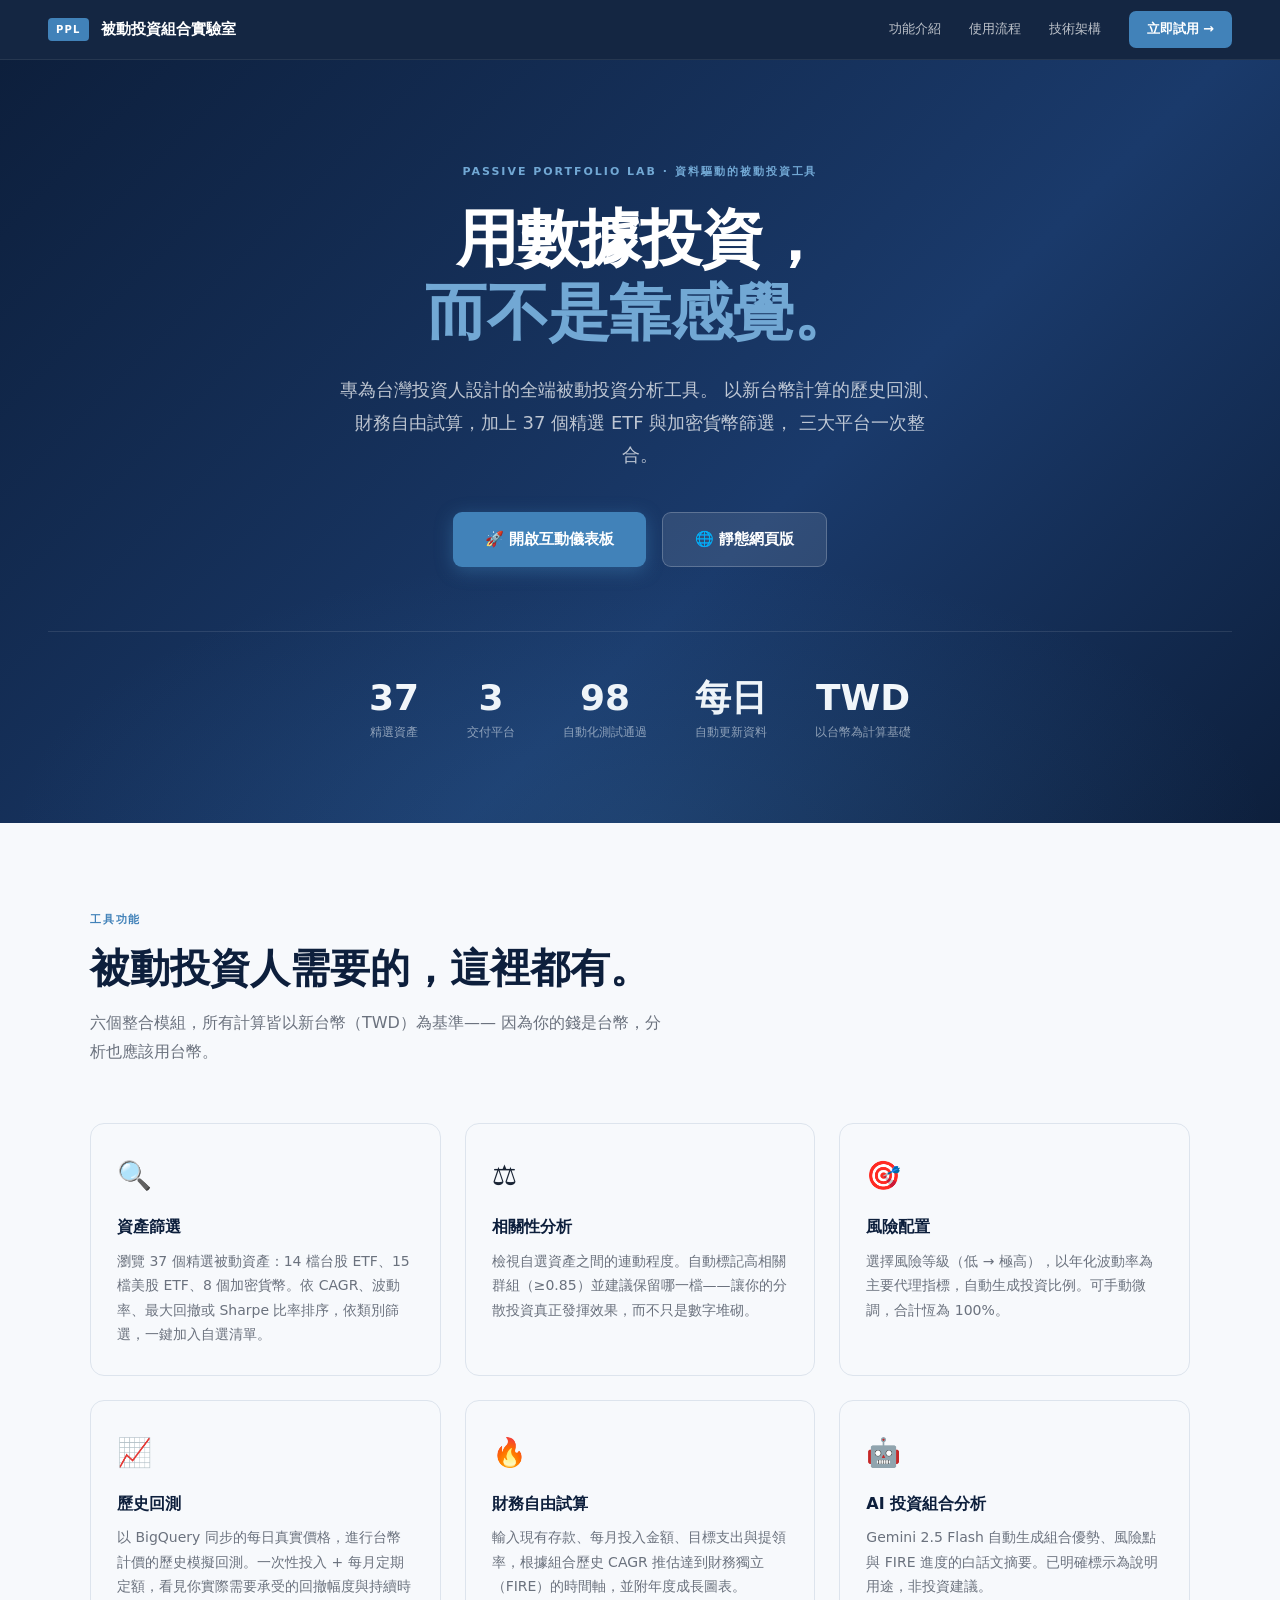
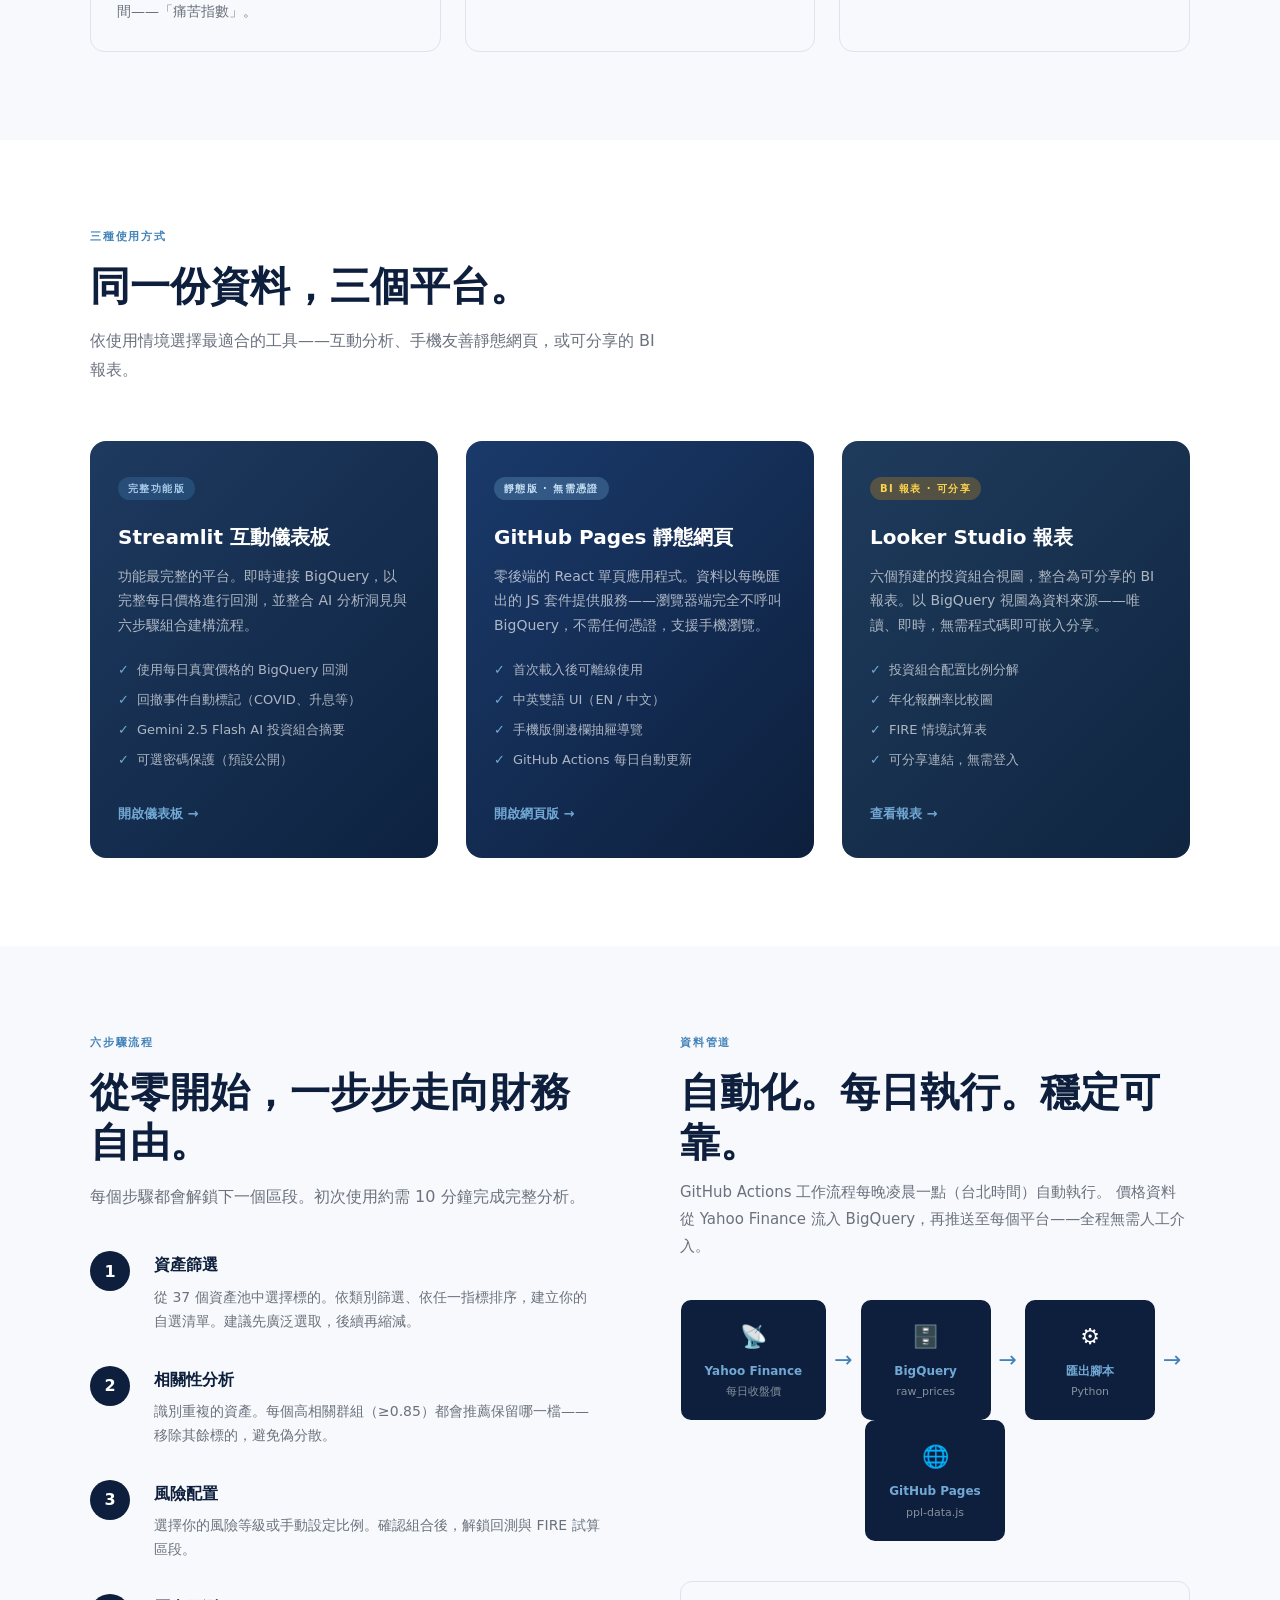
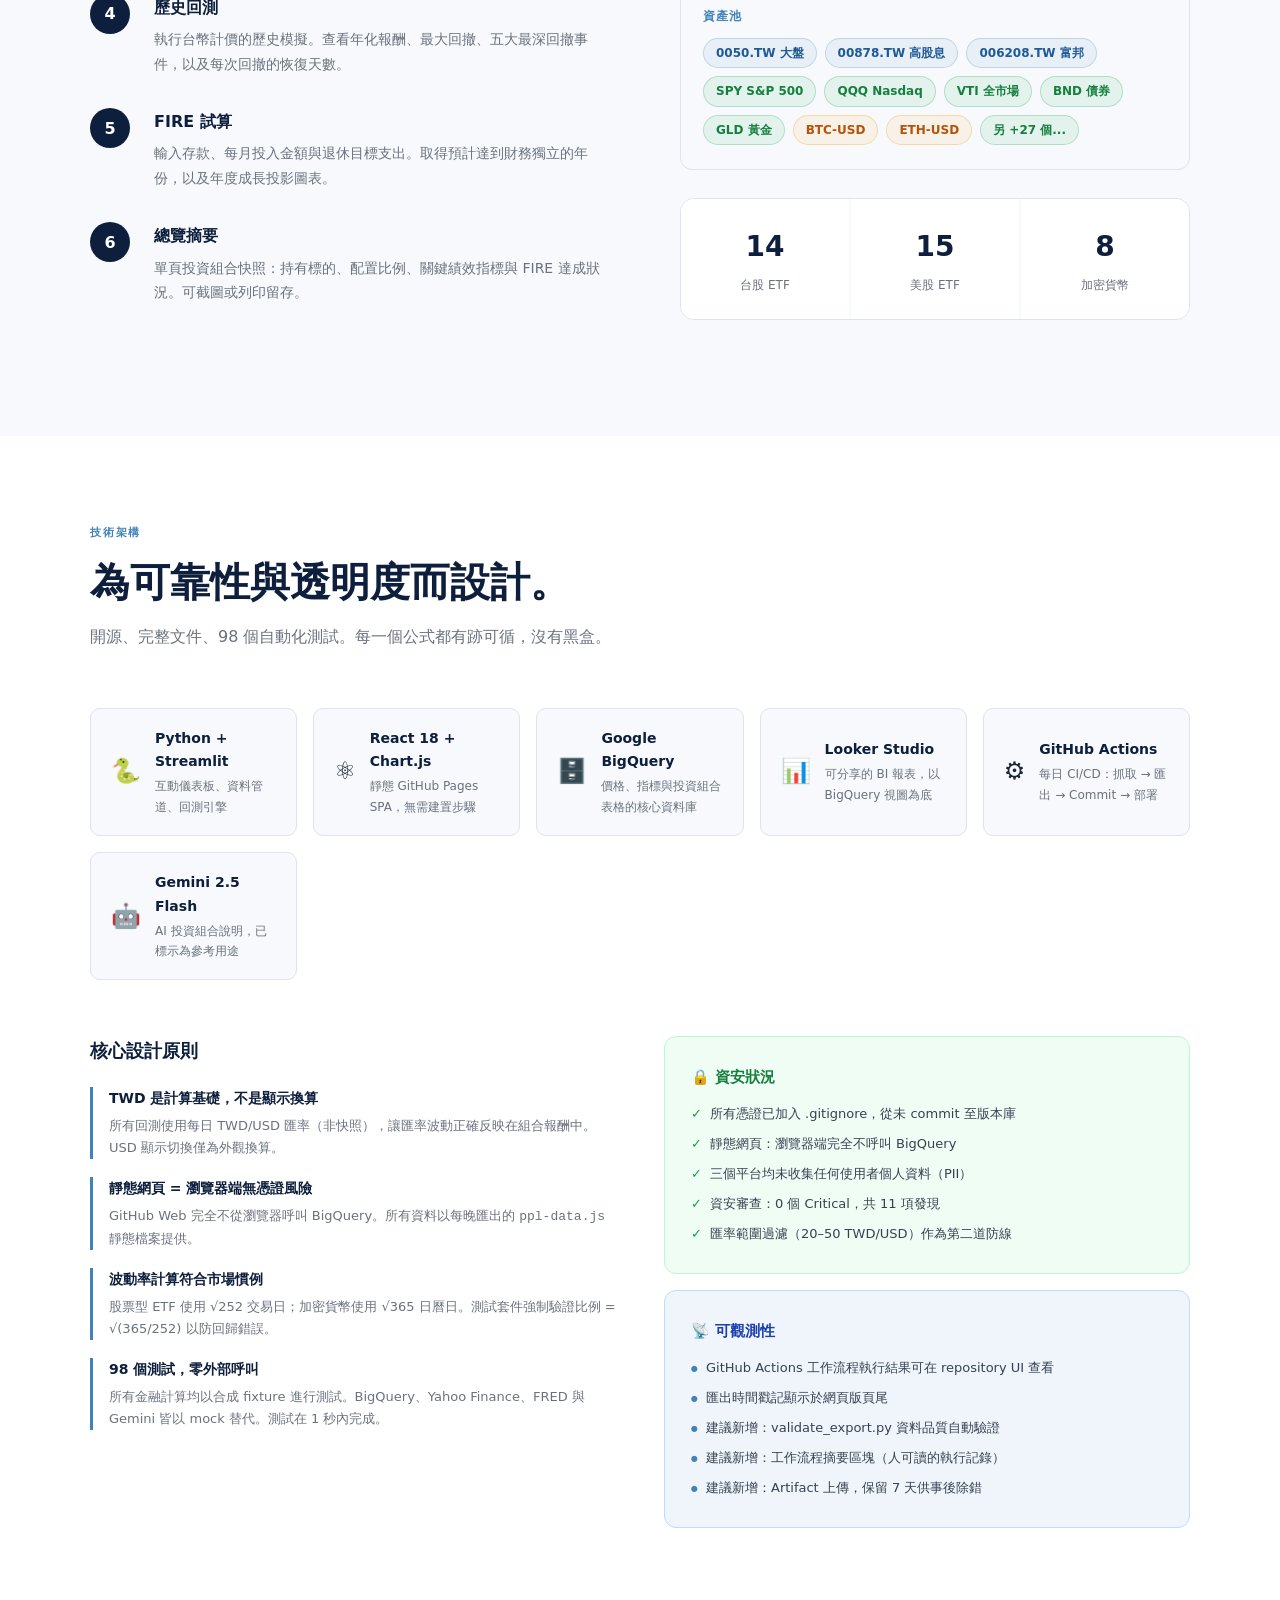
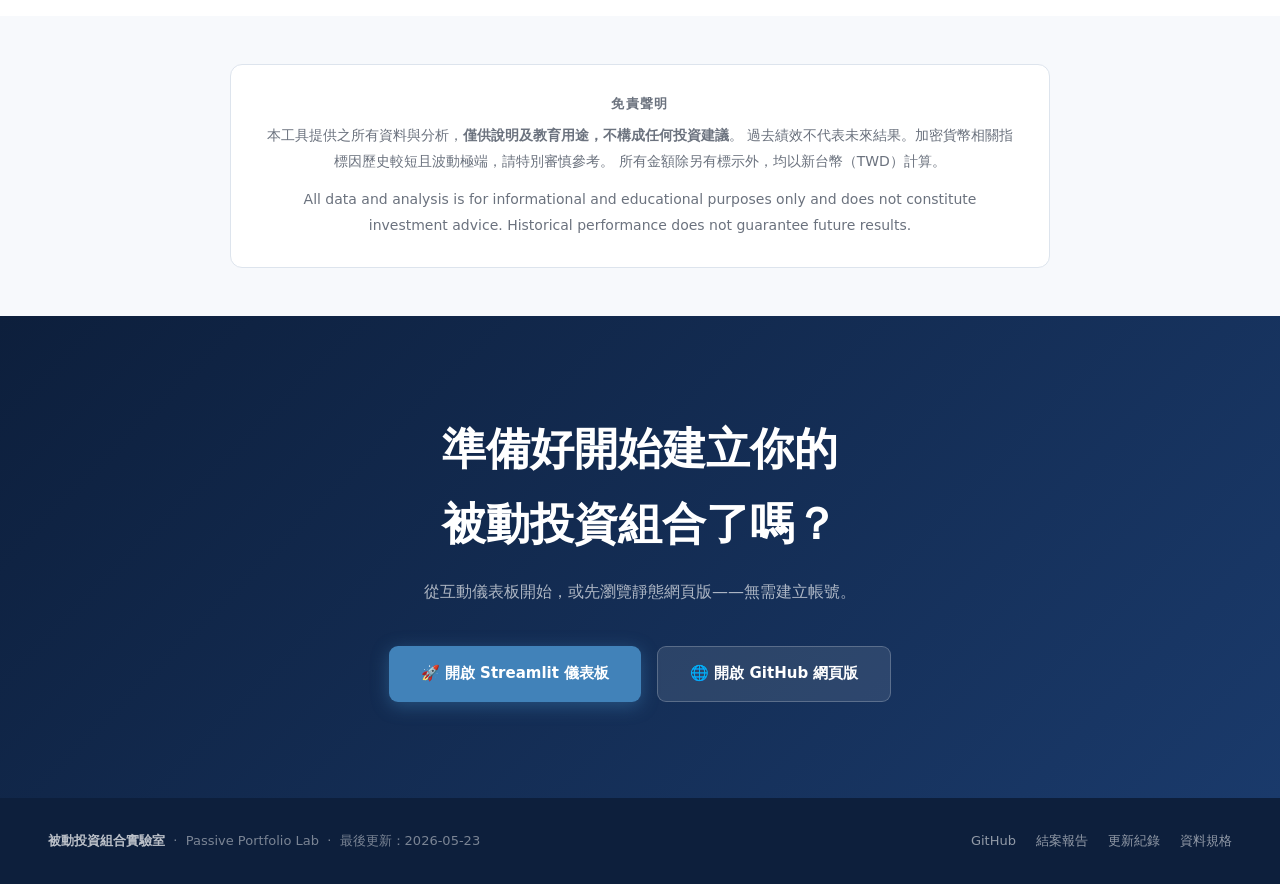
<file: landing.html>
<!DOCTYPE html>
<html lang="zh-TW">
<head>
<meta charset="UTF-8" />
<meta name="viewport" content="width=device-width, initial-scale=1.0" />
<title>被動投資組合實驗室 — Passive Portfolio Lab</title>
<meta name="description" content="專為台灣投資人設計的被動投資資料工具。以新台幣計算的回測、財務自由試算、37 個 ETF 與加密貨幣篩選，三大平台一次整合。" />
<style>
  *, *::before, *::after { box-sizing: border-box; margin: 0; padding: 0; }

  :root {
    --navy:    #0d1f3c;
    --blue:    #4182b9;
    --sky:     #72a8d4;
    --accent:  #f59e0b;
    --bg:      #f7f9fc;
    --white:   #ffffff;
    --text:    #1a2535;
    --muted:   #6b727e;
    --border:  #dde4ed;
    --green:   #16a34a;
  }

  html { scroll-behavior: smooth; }

  body {
    font-family: 'PingFang TC', 'Noto Sans TC', 'Microsoft JhengHei', system-ui, sans-serif;
    background: var(--bg);
    color: var(--text);
    line-height: 1.7;
  }

  /* ── 導覽列 ────────────────────────────────────────────────── */
  nav {
    position: sticky; top: 0; z-index: 100;
    background: rgba(13,31,60,0.97);
    backdrop-filter: blur(8px);
    padding: 0 48px;
    display: flex; align-items: center; justify-content: space-between;
    height: 60px;
    border-bottom: 1px solid rgba(255,255,255,0.08);
  }
  .nav-brand { display: flex; align-items: center; gap: 12px; text-decoration: none; }
  .nav-brand .badge {
    background: var(--blue); color: #fff;
    font-size: 10px; font-weight: 700; letter-spacing: 0.12em;
    text-transform: uppercase; padding: 3px 8px; border-radius: 4px;
  }
  .nav-brand .name { color: #fff; font-weight: 700; font-size: 15px; }
  .nav-links { display: flex; gap: 28px; align-items: center; }
  .nav-links a {
    color: rgba(255,255,255,0.72); font-size: 13px; text-decoration: none;
    transition: color 0.15s;
  }
  .nav-links a:hover { color: #fff; }
  .nav-cta {
    background: var(--blue); color: #fff !important;
    padding: 7px 18px; border-radius: 7px; font-weight: 600 !important;
    font-size: 13px !important;
  }
  .nav-cta:hover { background: #1e5a96 !important; }

  /* ── Hero ─────────────────────────────────────────────────── */
  .hero {
    background: linear-gradient(135deg, #0d1f3c 0%, #1a3a6b 60%, #0d1f3c 100%);
    padding: 96px 48px 80px;
    text-align: center;
    position: relative; overflow: hidden;
  }
  .hero::before {
    content: '';
    position: absolute; inset: 0;
    background: radial-gradient(ellipse 70% 50% at 50% 100%, rgba(65,130,185,0.18) 0%, transparent 70%);
  }
  .hero-kicker {
    display: inline-block;
    font-size: 11px; font-weight: 700; letter-spacing: 0.18em; text-transform: uppercase;
    color: var(--sky); margin-bottom: 20px;
  }
  .hero h1 {
    font-size: clamp(34px, 6vw, 62px);
    font-weight: 900; color: #fff; line-height: 1.2;
    letter-spacing: -0.01em; margin-bottom: 24px;
  }
  .hero h1 span { color: var(--sky); }
  .hero-sub {
    font-size: clamp(15px, 2vw, 18px);
    color: rgba(255,255,255,0.72); max-width: 600px; margin: 0 auto 40px;
    line-height: 1.8;
  }
  .hero-btns { display: flex; gap: 16px; justify-content: center; flex-wrap: wrap; }
  .btn-primary {
    background: var(--blue); color: #fff;
    padding: 14px 32px; border-radius: 9px; font-size: 15px; font-weight: 700;
    text-decoration: none; display: inline-flex; align-items: center; gap: 8px;
    box-shadow: 0 4px 18px rgba(65,130,185,0.45); transition: all 0.2s;
  }
  .btn-primary:hover { background: #1e5a96; transform: translateY(-1px); }
  .btn-secondary {
    background: rgba(255,255,255,0.10); color: #fff;
    padding: 14px 32px; border-radius: 9px; font-size: 15px; font-weight: 600;
    text-decoration: none; border: 1px solid rgba(255,255,255,0.22);
    display: inline-flex; align-items: center; gap: 8px; transition: all 0.2s;
  }
  .btn-secondary:hover { background: rgba(255,255,255,0.18); }
  .hero-stats {
    display: flex; justify-content: center; gap: 48px; flex-wrap: wrap;
    margin-top: 64px; padding-top: 48px;
    border-top: 1px solid rgba(255,255,255,0.10);
  }
  .hero-stat { text-align: center; }
  .hero-stat .num { font-size: 36px; font-weight: 800; color: #fff; line-height: 1; }
  .hero-stat .label { font-size: 12px; color: rgba(255,255,255,0.55); margin-top: 6px; }

  /* ── 區塊通用 ─────────────────────────────────────────────── */
  section { padding: 88px 48px; }
  section:nth-child(even) { background: var(--white); }
  .section-kicker {
    font-size: 11px; font-weight: 700; letter-spacing: 0.16em;
    text-transform: uppercase; color: var(--blue); margin-bottom: 14px;
  }
  .section-title {
    font-size: clamp(26px, 4vw, 40px); font-weight: 800;
    color: var(--navy); line-height: 1.25; margin-bottom: 16px;
  }
  .section-sub {
    font-size: 16px; color: var(--muted); max-width: 580px; margin-bottom: 56px;
    line-height: 1.8;
  }

  /* ── 功能卡片 ─────────────────────────────────────────────── */
  .feature-grid {
    display: grid; grid-template-columns: repeat(auto-fit, minmax(260px, 1fr)); gap: 24px;
  }
  .feature-card {
    background: var(--bg); border: 1px solid var(--border);
    border-radius: 14px; padding: 28px 26px;
    transition: box-shadow 0.2s, transform 0.2s;
  }
  .feature-card:hover { box-shadow: 0 8px 32px rgba(13,31,60,0.1); transform: translateY(-2px); }
  .feature-icon { font-size: 28px; margin-bottom: 14px; }
  .feature-card h3 { font-size: 16px; font-weight: 700; color: var(--navy); margin-bottom: 8px; }
  .feature-card p  { font-size: 14px; color: var(--muted); line-height: 1.75; }

  /* ── 平台卡片 ─────────────────────────────────────────────── */
  .surface-grid {
    display: grid; grid-template-columns: repeat(auto-fit, minmax(280px, 1fr)); gap: 28px;
  }
  .surface-card {
    border-radius: 16px; padding: 32px 28px;
    position: relative; overflow: hidden;
  }
  .surface-card.card-streamlit { background: linear-gradient(135deg, #1e3a5f 0%, #0d2240 100%); }
  .surface-card.card-web       { background: linear-gradient(135deg, #1a3a6b 0%, #0d1f3c 100%); }
  .surface-card.card-looker    { background: linear-gradient(135deg, #1f3b5c 0%, #0f2540 100%); }
  .surface-card .pill {
    display: inline-block; font-size: 10px; font-weight: 700; letter-spacing: 0.14em;
    text-transform: uppercase; padding: 3px 10px; border-radius: 20px;
    margin-bottom: 20px;
  }
  .card-streamlit .pill { background: rgba(65,130,185,0.3); color: #a8cae8; }
  .card-web .pill       { background: rgba(114,168,212,0.3); color: #c4dff2; }
  .card-looker .pill    { background: rgba(245,158,11,0.25); color: #fcd34d; }
  .surface-card h3 { font-size: 20px; font-weight: 700; color: #fff; margin-bottom: 10px; }
  .surface-card p  { font-size: 14px; color: rgba(255,255,255,0.65); line-height: 1.75; margin-bottom: 22px; }
  .surface-link {
    display: inline-flex; align-items: center; gap: 6px;
    font-size: 13px; font-weight: 600; color: var(--sky); text-decoration: none;
    border-bottom: 1px solid transparent; transition: border-color 0.15s;
  }
  .surface-link:hover { border-color: var(--sky); }
  .feature-list {
    list-style: none; margin-top: 16px; display: flex; flex-direction: column; gap: 8px;
  }
  .feature-list li { font-size: 13px; color: rgba(255,255,255,0.65); display: flex; gap: 8px; align-items: flex-start; }
  .feature-list li::before { content: '✓'; color: var(--sky); font-weight: 700; flex-shrink: 0; }

  /* ── 資料管道 ─────────────────────────────────────────────── */
  .pipeline {
    display: flex; align-items: center; justify-content: center;
    flex-wrap: wrap; gap: 0; margin: 40px 0;
  }
  .pipeline-node {
    background: var(--navy); color: #fff;
    padding: 18px 24px; border-radius: 10px; text-align: center;
    min-width: 130px;
  }
  .pipeline-node .node-icon  { font-size: 22px; margin-bottom: 6px; }
  .pipeline-node .node-label { font-size: 12px; font-weight: 700; color: var(--sky); }
  .pipeline-node .node-sub   { font-size: 11px; color: rgba(255,255,255,0.5); margin-top: 2px; }
  .pipeline-arrow { color: var(--blue); font-size: 22px; padding: 0 8px; flex-shrink: 0; }

  /* ── 資產標籤 ─────────────────────────────────────────────── */
  .asset-chips { display: flex; flex-wrap: wrap; gap: 8px; margin-top: 8px; }
  .chip {
    font-size: 12px; font-weight: 600; padding: 4px 12px;
    border-radius: 20px; border: 1px solid;
  }
  .chip-tw     { background: rgba(65,130,185,0.08);  border-color: rgba(65,130,185,0.25);  color: #1e5a96; }
  .chip-us     { background: rgba(22,163,74,0.08);   border-color: rgba(22,163,74,0.25);   color: #15803d; }
  .chip-crypto { background: rgba(245,158,11,0.08);  border-color: rgba(245,158,11,0.3);   color: #b45309; }

  /* ── 數字橫條 ─────────────────────────────────────────────── */
  .metrics-bar {
    display: grid; grid-template-columns: repeat(auto-fit, minmax(160px, 1fr));
    gap: 2px; border-radius: 14px; overflow: hidden;
    border: 1px solid var(--border); margin: 28px 0;
  }
  .metric-cell { background: var(--white); padding: 24px 20px; text-align: center; }
  .metric-cell .val { font-size: 28px; font-weight: 800; color: var(--navy); }
  .metric-cell .lbl { font-size: 12px; color: var(--muted); margin-top: 4px; }

  /* ── 步驟 ─────────────────────────────────────────────────── */
  .steps { display: flex; flex-direction: column; gap: 32px; max-width: 680px; }
  .step  { display: flex; gap: 24px; align-items: flex-start; }
  .step-num {
    width: 40px; height: 40px; flex-shrink: 0;
    background: var(--navy); color: #fff;
    border-radius: 50%; font-size: 16px; font-weight: 800;
    display: flex; align-items: center; justify-content: center;
  }
  .step-body h4 { font-size: 16px; font-weight: 700; color: var(--navy); margin-bottom: 6px; }
  .step-body p  { font-size: 14px; color: var(--muted); line-height: 1.75; }

  /* ── 技術棧 ───────────────────────────────────────────────── */
  .tech-grid {
    display: grid; grid-template-columns: repeat(auto-fit, minmax(200px, 1fr)); gap: 16px;
  }
  .tech-card {
    background: var(--bg); border: 1px solid var(--border);
    border-radius: 10px; padding: 18px 20px;
    display: flex; align-items: center; gap: 14px;
  }
  .tech-logo { font-size: 24px; flex-shrink: 0; }
  .tech-name { font-size: 14px; font-weight: 700; color: var(--navy); }
  .tech-desc { font-size: 12px; color: var(--muted); margin-top: 2px; }

  /* ── 資安 / 監控 ──────────────────────────────────────────── */
  .callout-grid { display: grid; grid-template-columns: 1fr; gap: 16px; }
  .callout { border-radius: 12px; padding: 28px 26px; }
  .callout.security { background: #f0fdf4; border: 1px solid #bbf7d0; }
  .callout.monitor  { background: #eff5fb; border: 1px solid #bfdbfe; }
  .callout h4 { font-size: 15px; font-weight: 700; margin-bottom: 12px; }
  .callout.security h4 { color: #15803d; }
  .callout.monitor  h4 { color: #1e40af; }
  .callout ul { list-style: none; display: flex; flex-direction: column; gap: 8px; }
  .callout li { font-size: 13px; display: flex; gap: 8px; align-items: flex-start; color: #374151; }
  .callout.security li::before { content: '✓'; color: var(--green); font-weight: 700; flex-shrink: 0; }
  .callout.monitor  li::before { content: '●'; color: var(--blue); font-size: 8px; margin-top: 5px; flex-shrink: 0; }

  /* ── CTA ──────────────────────────────────────────────────── */
  .cta-section {
    background: linear-gradient(135deg, #0d1f3c 0%, #1a3a6b 100%);
    padding: 96px 48px; text-align: center;
  }
  .cta-section h2 { font-size: clamp(28px, 4vw, 44px); font-weight: 800; color: #fff; margin-bottom: 16px; }
  .cta-section p  { font-size: 16px; color: rgba(255,255,255,0.65); max-width: 500px; margin: 0 auto 40px; line-height: 1.8; }

  /* ── Footer ───────────────────────────────────────────────── */
  footer {
    background: var(--navy); color: rgba(255,255,255,0.45);
    padding: 32px 48px; font-size: 13px;
    display: flex; justify-content: space-between; align-items: center; flex-wrap: wrap; gap: 12px;
  }
  footer a { color: rgba(255,255,255,0.55); text-decoration: none; }
  footer a:hover { color: #fff; }

  /* ── 響應式 ───────────────────────────────────────────────── */
  @media (max-width: 768px) {
    nav { padding: 0 20px; }
    .nav-links { display: none; }
    section { padding: 64px 20px; }
    .hero { padding: 72px 20px 60px; }
    .hero-stats { gap: 28px; }
    .cta-section { padding: 64px 20px; }
    footer { padding: 24px 20px; flex-direction: column; text-align: center; }
  }
</style>
</head>
<body>

<!-- 導覽列 -->
<nav>
  <a href="#" class="nav-brand">
    <span class="badge">PPL</span>
    <span class="name">被動投資組合實驗室</span>
  </a>
  <div class="nav-links">
    <a href="#features">功能介紹</a>
    <a href="#how-it-works">使用流程</a>
    <a href="#tech">技術架構</a>
    <a href="#live-demo" class="nav-cta">立即試用 →</a>
  </div>
</nav>

<!-- Hero -->
<div class="hero">
  <div class="hero-kicker">Passive Portfolio Lab · 資料驅動的被動投資工具</div>
  <h1>用數據投資，<br /><span>而不是靠感覺。</span></h1>
  <p class="hero-sub">
    專為台灣投資人設計的全端被動投資分析工具。
    以新台幣計算的歷史回測、財務自由試算，加上 37 個精選 ETF 與加密貨幣篩選，
    三大平台一次整合。
  </p>
  <div class="hero-btns">
    <a href="https://passive-portfolio-lab-new.streamlit.app" class="btn-primary" target="_blank" rel="noopener">
      🚀 開啟互動儀表板
    </a>
    <a href="https://amandatseng0320.github.io/passive-portfolio-lab" class="btn-secondary" target="_blank" rel="noopener">
      🌐 靜態網頁版
    </a>
  </div>
  <div class="hero-stats">
    <div class="hero-stat">
      <div class="num">37</div>
      <div class="label">精選資產</div>
    </div>
    <div class="hero-stat">
      <div class="num">3</div>
      <div class="label">交付平台</div>
    </div>
    <div class="hero-stat">
      <div class="num">98</div>
      <div class="label">自動化測試通過</div>
    </div>
    <div class="hero-stat">
      <div class="num">每日</div>
      <div class="label">自動更新資料</div>
    </div>
    <div class="hero-stat">
      <div class="num">TWD</div>
      <div class="label">以台幣為計算基礎</div>
    </div>
  </div>
</div>

<!-- 功能介紹 -->
<section id="features">
  <div style="max-width:1100px; margin:0 auto;">
    <div class="section-kicker">工具功能</div>
    <h2 class="section-title">被動投資人需要的，這裡都有。</h2>
    <p class="section-sub">
      六個整合模組，所有計算皆以新台幣（TWD）為基準——
      因為你的錢是台幣，分析也應該用台幣。
    </p>
    <div class="feature-grid">
      <div class="feature-card">
        <div class="feature-icon">🔍</div>
        <h3>資產篩選</h3>
        <p>瀏覽 37 個精選被動資產：14 檔台股 ETF、15 檔美股 ETF、8 個加密貨幣。依 CAGR、波動率、最大回撤或 Sharpe 比率排序，依類別篩選，一鍵加入自選清單。</p>
      </div>
      <div class="feature-card">
        <div class="feature-icon">⚖️</div>
        <h3>相關性分析</h3>
        <p>檢視自選資產之間的連動程度。自動標記高相關群組（≥0.85）並建議保留哪一檔——讓你的分散投資真正發揮效果，而不只是數字堆砌。</p>
      </div>
      <div class="feature-card">
        <div class="feature-icon">🎯</div>
        <h3>風險配置</h3>
        <p>選擇風險等級（低 → 極高），以年化波動率為主要代理指標，自動生成投資比例。可手動微調，合計恆為 100%。</p>
      </div>
      <div class="feature-card">
        <div class="feature-icon">📈</div>
        <h3>歷史回測</h3>
        <p>以 BigQuery 同步的每日真實價格，進行台幣計價的歷史模擬回測。一次性投入 + 每月定期定額，看見你實際需要承受的回撤幅度與持續時間——「痛苦指數」。</p>
      </div>
      <div class="feature-card">
        <div class="feature-icon">🔥</div>
        <h3>財務自由試算</h3>
        <p>輸入現有存款、每月投入金額、目標支出與提領率，根據組合歷史 CAGR 推估達到財務獨立（FIRE）的時間軸，並附年度成長圖表。</p>
      </div>
      <div class="feature-card">
        <div class="feature-icon">🤖</div>
        <h3>AI 投資組合分析</h3>
        <p>Gemini 2.5 Flash 自動生成組合優勢、風險點與 FIRE 進度的白話文摘要。已明確標示為說明用途，非投資建議。</p>
      </div>
    </div>
  </div>
</section>

<!-- 三大平台 -->
<section style="background:#fff;" id="live-demo">
  <div style="max-width:1100px; margin:0 auto;">
    <div class="section-kicker">三種使用方式</div>
    <h2 class="section-title">同一份資料，三個平台。</h2>
    <p class="section-sub">
      依使用情境選擇最適合的工具——互動分析、手機友善靜態網頁，或可分享的 BI 報表。
    </p>
    <div class="surface-grid">
      <div class="surface-card card-streamlit">
        <div class="pill">完整功能版</div>
        <h3>Streamlit 互動儀表板</h3>
        <p>功能最完整的平台。即時連接 BigQuery，以完整每日價格進行回測，並整合 AI 分析洞見與六步驟組合建構流程。</p>
        <ul class="feature-list">
          <li>使用每日真實價格的 BigQuery 回測</li>
          <li>回撤事件自動標記（COVID、升息等）</li>
          <li>Gemini 2.5 Flash AI 投資組合摘要</li>
          <li>可選密碼保護（預設公開）</li>
        </ul>
        <br/>
        <a href="https://passive-portfolio-lab-new.streamlit.app" class="surface-link" target="_blank" rel="noopener">
          開啟儀表板 →
        </a>
      </div>
      <div class="surface-card card-web">
        <div class="pill">靜態版 · 無需憑證</div>
        <h3>GitHub Pages 靜態網頁</h3>
        <p>零後端的 React 單頁應用程式。資料以每晚匯出的 JS 套件提供服務——瀏覽器端完全不呼叫 BigQuery，不需任何憑證，支援手機瀏覽。</p>
        <ul class="feature-list">
          <li>首次載入後可離線使用</li>
          <li>中英雙語 UI（EN / 中文）</li>
          <li>手機版側邊欄抽屜導覽</li>
          <li>GitHub Actions 每日自動更新</li>
        </ul>
        <br/>
        <a href="https://amandatseng0320.github.io/passive-portfolio-lab" class="surface-link" target="_blank" rel="noopener">
          開啟網頁版 →
        </a>
      </div>
      <div class="surface-card card-looker">
        <div class="pill">BI 報表 · 可分享</div>
        <h3>Looker Studio 報表</h3>
        <p>六個預建的投資組合視圖，整合為可分享的 BI 報表。以 BigQuery 視圖為資料來源——唯讀、即時，無需程式碼即可嵌入分享。</p>
        <ul class="feature-list">
          <li>投資組合配置比例分解</li>
          <li>年化報酬率比較圖</li>
          <li>FIRE 情境試算表</li>
          <li>可分享連結，無需登入</li>
        </ul>
        <br/>
        <a href="#" class="surface-link">查看報表 →</a>
      </div>
    </div>
  </div>
</section>

<!-- 使用流程 -->
<section id="how-it-works">
  <div style="max-width:1100px; margin:0 auto; display:grid; grid-template-columns:1fr 1fr; gap:80px; align-items:start;">
    <div>
      <div class="section-kicker">六步驟流程</div>
      <h2 class="section-title">從零開始，一步步走向財務自由。</h2>
      <p class="section-sub" style="margin-bottom:40px;">
        每個步驟都會解鎖下一個區段。初次使用約需 10 分鐘完成完整分析。
      </p>
      <div class="steps">
        <div class="step">
          <div class="step-num">1</div>
          <div class="step-body">
            <h4>資產篩選</h4>
            <p>從 37 個資產池中選擇標的。依類別篩選、依任一指標排序，建立你的自選清單。建議先廣泛選取，後續再縮減。</p>
          </div>
        </div>
        <div class="step">
          <div class="step-num">2</div>
          <div class="step-body">
            <h4>相關性分析</h4>
            <p>識別重複的資產。每個高相關群組（≥0.85）都會推薦保留哪一檔——移除其餘標的，避免偽分散。</p>
          </div>
        </div>
        <div class="step">
          <div class="step-num">3</div>
          <div class="step-body">
            <h4>風險配置</h4>
            <p>選擇你的風險等級或手動設定比例。確認組合後，解鎖回測與 FIRE 試算區段。</p>
          </div>
        </div>
        <div class="step">
          <div class="step-num">4</div>
          <div class="step-body">
            <h4>歷史回測</h4>
            <p>執行台幣計價的歷史模擬。查看年化報酬、最大回撤、五大最深回撤事件，以及每次回撤的恢復天數。</p>
          </div>
        </div>
        <div class="step">
          <div class="step-num">5</div>
          <div class="step-body">
            <h4>FIRE 試算</h4>
            <p>輸入存款、每月投入金額與退休目標支出。取得預計達到財務獨立的年份，以及年度成長投影圖表。</p>
          </div>
        </div>
        <div class="step">
          <div class="step-num">6</div>
          <div class="step-body">
            <h4>總覽摘要</h4>
            <p>單頁投資組合快照：持有標的、配置比例、關鍵績效指標與 FIRE 達成狀況。可截圖或列印留存。</p>
          </div>
        </div>
      </div>
    </div>
    <div>
      <div class="section-kicker">資料管道</div>
      <h2 class="section-title" style="margin-bottom:12px;">自動化。每日執行。穩定可靠。</h2>
      <p style="font-size:15px; color:var(--muted); margin-bottom:36px; line-height:1.8;">
        GitHub Actions 工作流程每晚凌晨一點（台北時間）自動執行。
        價格資料從 Yahoo Finance 流入 BigQuery，再推送至每個平台——全程無需人工介入。
      </p>
      <div class="pipeline">
        <div class="pipeline-node">
          <div class="node-icon">📡</div>
          <div class="node-label">Yahoo Finance</div>
          <div class="node-sub">每日收盤價</div>
        </div>
        <div class="pipeline-arrow">→</div>
        <div class="pipeline-node">
          <div class="node-icon">🗄️</div>
          <div class="node-label">BigQuery</div>
          <div class="node-sub">raw_prices</div>
        </div>
        <div class="pipeline-arrow">→</div>
        <div class="pipeline-node">
          <div class="node-icon">⚙️</div>
          <div class="node-label">匯出腳本</div>
          <div class="node-sub">Python</div>
        </div>
        <div class="pipeline-arrow">→</div>
        <div class="pipeline-node">
          <div class="node-icon">🌐</div>
          <div class="node-label">GitHub Pages</div>
          <div class="node-sub">ppl-data.js</div>
        </div>
      </div>
      <div style="margin-top:40px; background:var(--bg); border-radius:12px; padding:24px 22px; border:1px solid var(--border);">
        <div style="font-size:12px; font-weight:700; color:var(--blue); letter-spacing:0.1em; text-transform:uppercase; margin-bottom:12px;">資產池</div>
        <div class="asset-chips">
          <span class="chip chip-tw">0050.TW 大盤</span>
          <span class="chip chip-tw">00878.TW 高股息</span>
          <span class="chip chip-tw">006208.TW 富邦</span>
          <span class="chip chip-us">SPY S&amp;P 500</span>
          <span class="chip chip-us">QQQ Nasdaq</span>
          <span class="chip chip-us">VTI 全市場</span>
          <span class="chip chip-us">BND 債券</span>
          <span class="chip chip-us">GLD 黃金</span>
          <span class="chip chip-crypto">BTC-USD</span>
          <span class="chip chip-crypto">ETH-USD</span>
          <span class="chip chip-us">另 +27 個...</span>
        </div>
      </div>
      <div class="metrics-bar">
        <div class="metric-cell">
          <div class="val">14</div>
          <div class="lbl">台股 ETF</div>
        </div>
        <div class="metric-cell">
          <div class="val">15</div>
          <div class="lbl">美股 ETF</div>
        </div>
        <div class="metric-cell">
          <div class="val">8</div>
          <div class="lbl">加密貨幣</div>
        </div>
      </div>
    </div>
  </div>
</section>

<!-- 技術架構 -->
<section id="tech" style="background:#fff;">
  <div style="max-width:1100px; margin:0 auto;">
    <div class="section-kicker">技術架構</div>
    <h2 class="section-title">為可靠性與透明度而設計。</h2>
    <p class="section-sub">
      開源、完整文件、98 個自動化測試。每一個公式都有跡可循，沒有黑盒。
    </p>

    <div class="tech-grid" style="margin-bottom:56px;">
      <div class="tech-card">
        <div class="tech-logo">🐍</div>
        <div>
          <div class="tech-name">Python + Streamlit</div>
          <div class="tech-desc">互動儀表板、資料管道、回測引擎</div>
        </div>
      </div>
      <div class="tech-card">
        <div class="tech-logo">⚛️</div>
        <div>
          <div class="tech-name">React 18 + Chart.js</div>
          <div class="tech-desc">靜態 GitHub Pages SPA，無需建置步驟</div>
        </div>
      </div>
      <div class="tech-card">
        <div class="tech-logo">🗄️</div>
        <div>
          <div class="tech-name">Google BigQuery</div>
          <div class="tech-desc">價格、指標與投資組合表格的核心資料庫</div>
        </div>
      </div>
      <div class="tech-card">
        <div class="tech-logo">📊</div>
        <div>
          <div class="tech-name">Looker Studio</div>
          <div class="tech-desc">可分享的 BI 報表，以 BigQuery 視圖為底</div>
        </div>
      </div>
      <div class="tech-card">
        <div class="tech-logo">⚙️</div>
        <div>
          <div class="tech-name">GitHub Actions</div>
          <div class="tech-desc">每日 CI/CD：抓取 → 匯出 → Commit → 部署</div>
        </div>
      </div>
      <div class="tech-card">
        <div class="tech-logo">🤖</div>
        <div>
          <div class="tech-name">Gemini 2.5 Flash</div>
          <div class="tech-desc">AI 投資組合說明，已標示為參考用途</div>
        </div>
      </div>
    </div>

    <div style="display:grid; grid-template-columns:1fr 1fr; gap:48px; align-items:start;">
      <div>
        <h3 style="font-size:18px; font-weight:700; color:var(--navy); margin-bottom:20px;">核心設計原則</h3>
        <div style="display:flex; flex-direction:column; gap:18px;">
          <div style="border-left:3px solid var(--blue); padding-left:16px;">
            <div style="font-size:14px; font-weight:700; color:var(--navy); margin-bottom:4px;">TWD 是計算基礎，不是顯示換算</div>
            <div style="font-size:13px; color:var(--muted);">所有回測使用每日 TWD/USD 匯率（非快照），讓匯率波動正確反映在組合報酬中。USD 顯示切換僅為外觀換算。</div>
          </div>
          <div style="border-left:3px solid var(--blue); padding-left:16px;">
            <div style="font-size:14px; font-weight:700; color:var(--navy); margin-bottom:4px;">靜態網頁 = 瀏覽器端無憑證風險</div>
            <div style="font-size:13px; color:var(--muted);">GitHub Web 完全不從瀏覽器呼叫 BigQuery。所有資料以每晚匯出的 <code>ppl-data.js</code> 靜態檔案提供。</div>
          </div>
          <div style="border-left:3px solid var(--blue); padding-left:16px;">
            <div style="font-size:14px; font-weight:700; color:var(--navy); margin-bottom:4px;">波動率計算符合市場慣例</div>
            <div style="font-size:13px; color:var(--muted);">股票型 ETF 使用 √252 交易日；加密貨幣使用 √365 日曆日。測試套件強制驗證比例 = √(365/252) 以防回歸錯誤。</div>
          </div>
          <div style="border-left:3px solid var(--blue); padding-left:16px;">
            <div style="font-size:14px; font-weight:700; color:var(--navy); margin-bottom:4px;">98 個測試，零外部呼叫</div>
            <div style="font-size:13px; color:var(--muted);">所有金融計算均以合成 fixture 進行測試。BigQuery、Yahoo Finance、FRED 與 Gemini 皆以 mock 替代。測試在 1 秒內完成。</div>
          </div>
        </div>
      </div>
      <div>
        <div class="callout-grid">
          <div class="callout security">
            <h4>🔒 資安狀況</h4>
            <ul>
              <li>所有憑證已加入 .gitignore，從未 commit 至版本庫</li>
              <li>靜態網頁：瀏覽器端完全不呼叫 BigQuery</li>
              <li>三個平台均未收集任何使用者個人資料（PII）</li>
              <li>資安審查：0 個 Critical，共 11 項發現</li>
              <li>匯率範圍過濾（20–50 TWD/USD）作為第二道防線</li>
            </ul>
          </div>
          <div class="callout monitor">
            <h4>📡 可觀測性</h4>
            <ul>
              <li>GitHub Actions 工作流程執行結果可在 repository UI 查看</li>
              <li>匯出時間戳記顯示於網頁版頁尾</li>
              <li>建議新增：validate_export.py 資料品質自動驗證</li>
              <li>建議新增：工作流程摘要區塊（人可讀的執行記錄）</li>
              <li>建議新增：Artifact 上傳，保留 7 天供事後除錯</li>
            </ul>
          </div>
        </div>
      </div>
    </div>
  </div>
</section>

<!-- 免責聲明 -->
<section style="padding:48px 48px; background:var(--bg);">
  <div style="max-width:820px; margin:0 auto; text-align:center;">
    <div style="background:#fff; border:1px solid var(--border); border-radius:12px; padding:28px 32px;">
      <div style="font-size:13px; font-weight:700; color:var(--muted); margin-bottom:8px; text-transform:uppercase; letter-spacing:0.1em;">免責聲明</div>
      <p style="font-size:14px; color:var(--muted); line-height:1.85;">
        本工具提供之所有資料與分析，<strong>僅供說明及教育用途，不構成任何投資建議</strong>。
        過去績效不代表未來結果。加密貨幣相關指標因歷史較短且波動極端，請特別審慎參考。
        所有金額除另有標示外，均以新台幣（TWD）計算。
      </p>
      <p style="font-size:14px; color:var(--muted); margin-top:12px; line-height:1.85;">
        All data and analysis is for informational and educational purposes only and does not constitute investment advice.
        Historical performance does not guarantee future results.
      </p>
    </div>
  </div>
</section>

<!-- CTA -->
<div class="cta-section">
  <h2>準備好開始建立你的<br />被動投資組合了嗎？</h2>
  <p>從互動儀表板開始，或先瀏覽靜態網頁版——無需建立帳號。</p>
  <div class="hero-btns">
    <a href="https://passive-portfolio-lab-new.streamlit.app" class="btn-primary" target="_blank" rel="noopener">
      🚀 開啟 Streamlit 儀表板
    </a>
    <a href="https://amandatseng0320.github.io/passive-portfolio-lab" class="btn-secondary" target="_blank" rel="noopener">
      🌐 開啟 GitHub 網頁版
    </a>
  </div>
</div>

<!-- Footer -->
<footer>
  <div>
    <strong style="color:rgba(255,255,255,0.72);">被動投資組合實驗室</strong>
    &nbsp;·&nbsp; Passive Portfolio Lab &nbsp;·&nbsp; 最後更新：2026-05-23
  </div>
  <div style="display:flex; gap:20px; flex-wrap:wrap;">
    <a href="https://github.com/amandatseng0320/passive-portfolio-lab" target="_blank" rel="noopener">GitHub</a>
    <a href="FINAL_REPORT.md">結案報告</a>
    <a href="CHANGELOG.md">更新紀錄</a>
    <a href="DATA_CONTRACT.md">資料規格</a>
  </div>
</footer>

</body>
</html>
</file>
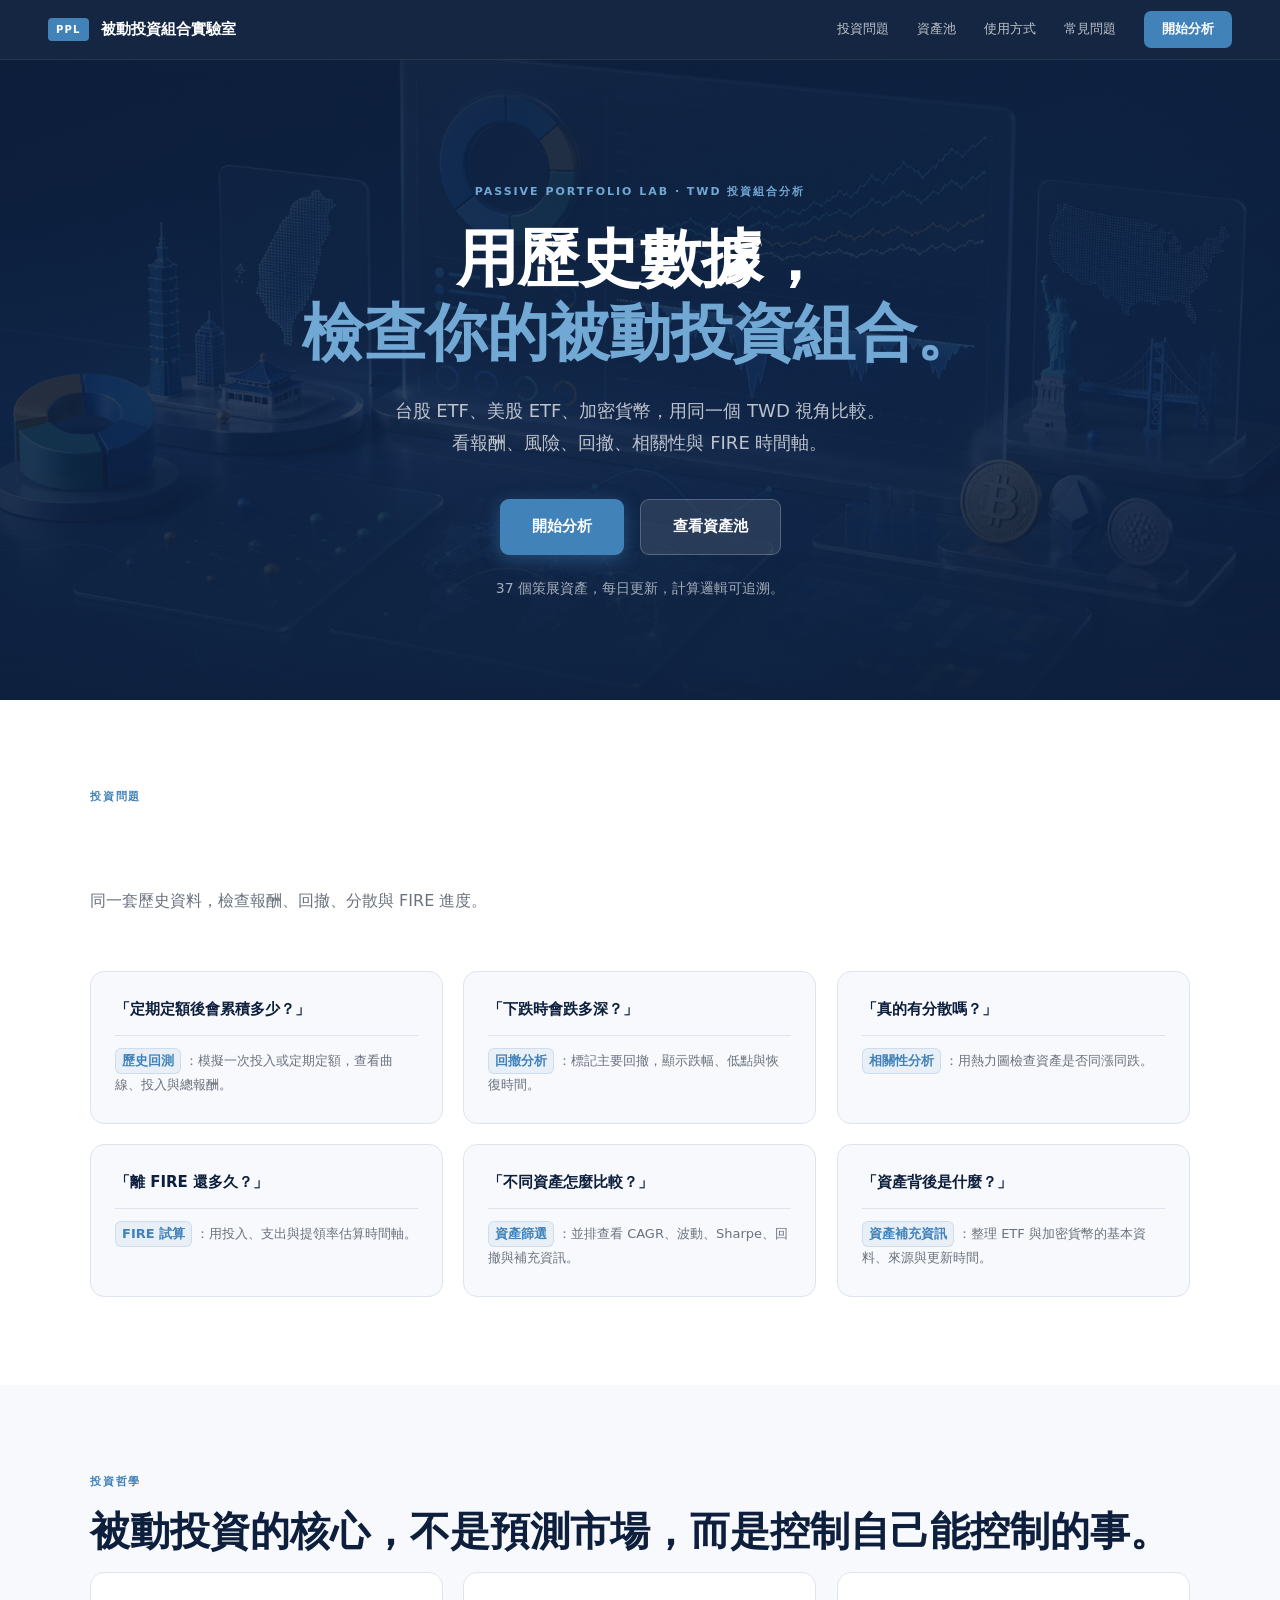
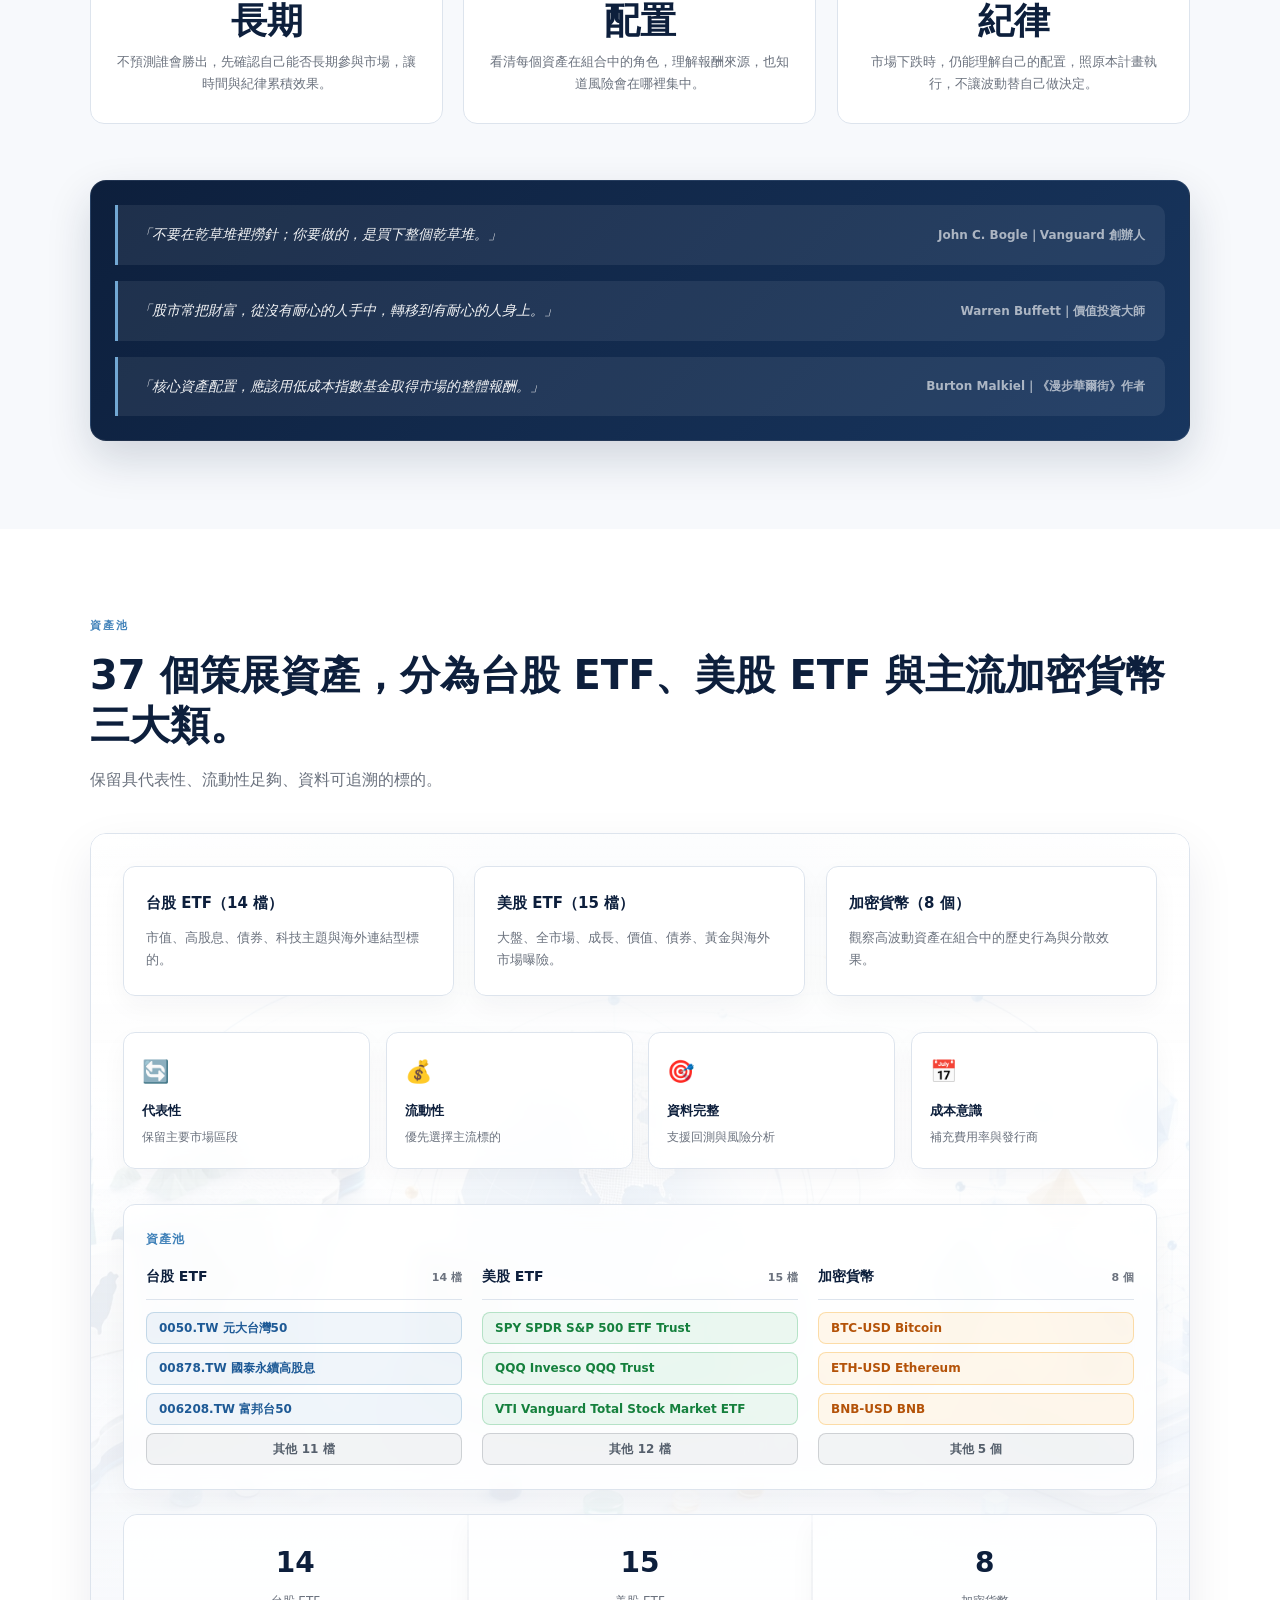
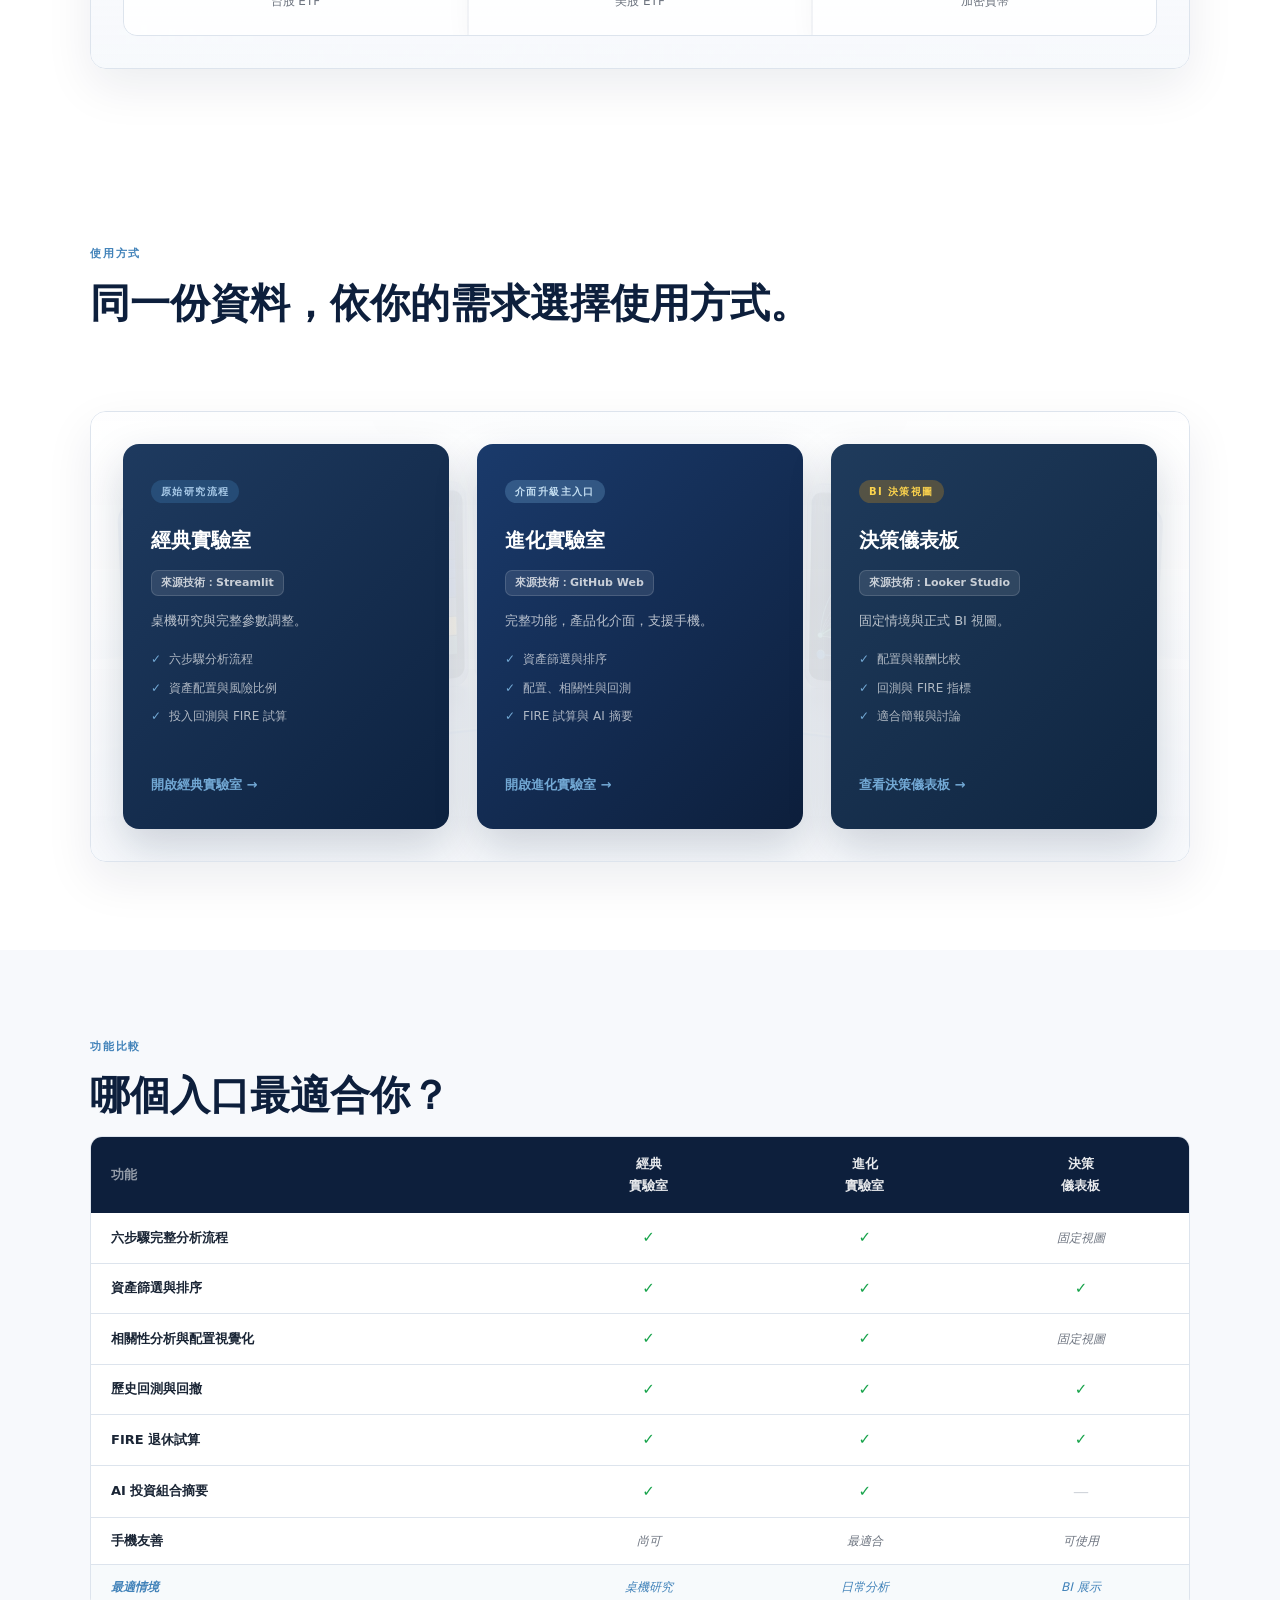
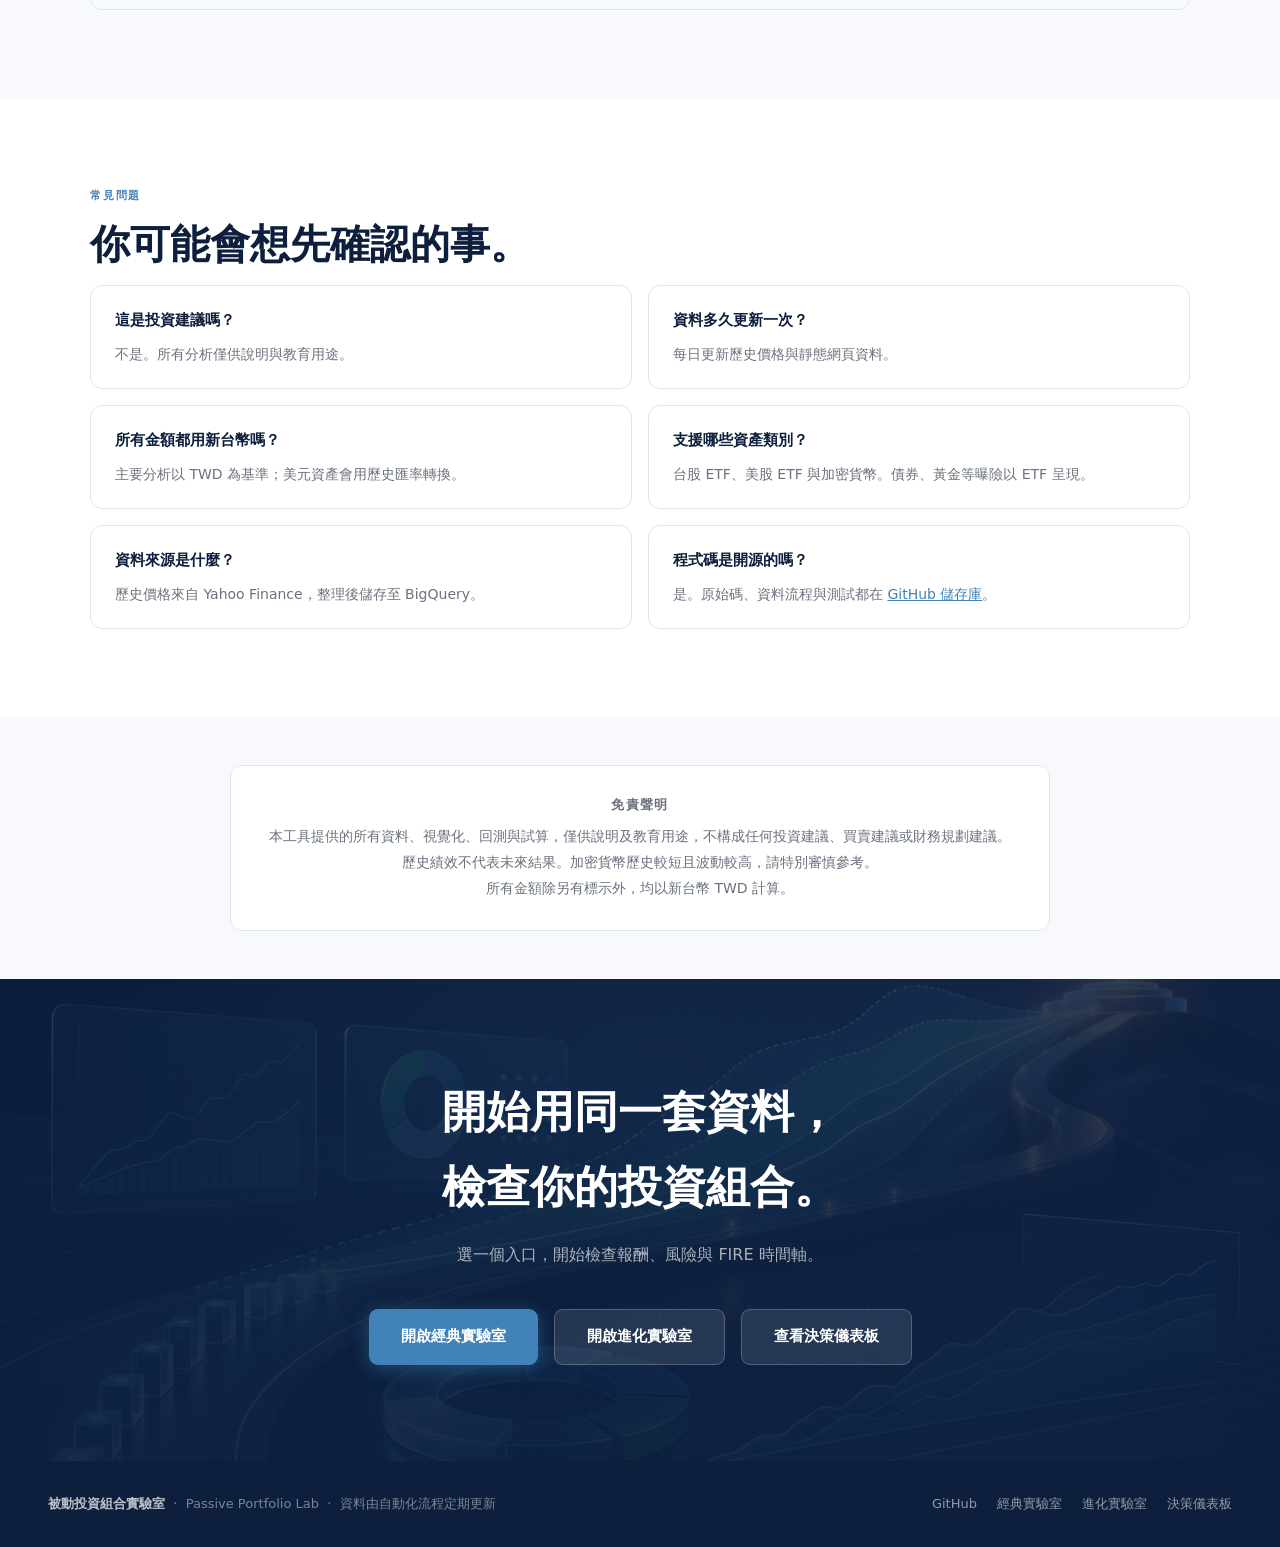
<file: github_web/landing.html>
<!DOCTYPE html>
<html lang="zh-TW">
<head>
<meta charset="UTF-8" />
<meta name="viewport" content="width=device-width, initial-scale=1.0" />
<title>被動投資組合實驗室 | Passive Portfolio Lab</title>
<meta name="description" content="專為台灣長期投資人設計的投資組合分析工具。以 TWD 歷史資料比較台股 ETF、美股 ETF 與加密貨幣，檢查報酬、風險、回撤、相關性與 FIRE 進度。" />
<meta property="og:title" content="Passive Portfolio Lab | 被動投資組合實驗室" />
<meta property="og:description" content="用歷史數據檢查你的被動投資組合。支援以 TWD 為基準的歷史回測、相關性分析、資產篩選、回撤觀察與 FIRE 試算；美元計價資產會以歷史匯率轉為台幣。" />
<link rel="icon" href="data:image/svg+xml,<svg xmlns='http://www.w3.org/2000/svg' viewBox='0 0 100 100'><text y='.9em' font-size='90'>🏛️</text></svg>" />
<style>
  *, *::before, *::after { box-sizing: border-box; margin: 0; padding: 0; }

  :root {
    --navy:   #0d1f3c;
    --blue:   #4182b9;
    --sky:    #72a8d4;
    --accent: #f59e0b;
    --bg:     #f7f9fc;
    --white:  #ffffff;
    --text:   #1a2535;
    --muted:  #6b727e;
    --border: #dde4ed;
    --green:  #16a34a;
  }

  html { scroll-behavior: smooth; }

  body {
    font-family: 'PingFang TC', 'Noto Sans TC', 'Microsoft JhengHei', system-ui, sans-serif;
    background: var(--bg);
    color: var(--text);
    line-height: 1.7;
    overflow-x: hidden;
  }

  /* ── 導覽列 ─────────────────────────────────────────── */
  nav {
    position: sticky; top: 0; z-index: 100;
    background: rgba(13,31,60,0.97);
    backdrop-filter: blur(8px);
    padding: 0 48px;
    display: flex; align-items: center; justify-content: space-between;
    height: 60px;
    border-bottom: 1px solid rgba(255,255,255,0.08);
  }
  .nav-brand { display: flex; align-items: center; gap: 12px; text-decoration: none; }
  .nav-brand .badge {
    background: var(--blue); color: #fff;
    font-size: 10px; font-weight: 700; letter-spacing: 0.12em;
    text-transform: uppercase; padding: 3px 8px; border-radius: 4px;
  }
  .nav-brand .name { color: #fff; font-weight: 700; font-size: 15px; }
  .nav-links { display: flex; gap: 28px; align-items: center; }
  .nav-links a {
    color: rgba(255,255,255,0.72); font-size: 13px; text-decoration: none;
    transition: color 0.15s;
  }
  .nav-links a:hover { color: #fff; }
  .nav-cta {
    background: var(--blue); color: #fff !important;
    padding: 7px 18px; border-radius: 7px; font-weight: 600 !important;
    font-size: 13px !important;
  }
  .nav-cta:hover { background: #1e5a96 !important; }

  /* ── Hero ───────────────────────────────────────────── */
  .hero {
    background: linear-gradient(135deg, #0d1f3c 0%, #1a3a6b 60%, #0d1f3c 100%);
    padding: 96px 48px 72px;
    text-align: center;
    position: relative; overflow: hidden;
    min-height: 640px;
    display: flex; flex-direction: column; justify-content: center;
  }
  .hero::before {
    content: '';
    position: absolute; inset: 0; z-index: 1;
    background:
      linear-gradient(180deg, rgba(13,31,60,0.84) 0%, rgba(13,31,60,0.68) 52%, rgba(13,31,60,0.92) 100%),
      radial-gradient(ellipse 70% 50% at 50% 100%, rgba(65,130,185,0.24) 0%, transparent 70%);
    pointer-events: none;
  }
  .hero-bg-image {
    position: absolute; inset: 0;
    width: 100%; height: 100%;
    object-fit: cover;
    opacity: 0.42;
    filter: saturate(1.08) contrast(1.03);
    transform: scale(1.02);
  }
  .hero > :not(.hero-bg-image) { position: relative; z-index: 2; }
  .hero-kicker {
    display: inline-block;
    font-size: 11px; font-weight: 700; letter-spacing: 0.18em; text-transform: uppercase;
    color: var(--sky); margin-bottom: 20px;
  }
  .hero h1 {
    font-size: clamp(34px, 6vw, 62px);
    font-weight: 900; color: #fff; line-height: 1.2;
    letter-spacing: -0.01em; margin-bottom: 24px;
  }
  .hero h1 span { color: var(--sky); }
  .hero-sub {
    font-size: clamp(15px, 2vw, 18px);
    color: rgba(255,255,255,0.72); max-width: 600px; margin: 0 auto 40px;
    line-height: 1.8;
  }
  .hero-btns { display: flex; gap: 16px; justify-content: center; flex-wrap: wrap; }
  .btn-primary {
    background: var(--blue); color: #fff;
    padding: 14px 32px; border-radius: 9px; font-size: 15px; font-weight: 700;
    text-decoration: none; display: inline-flex; align-items: center; gap: 8px;
    box-shadow: 0 4px 18px rgba(65,130,185,0.45); transition: all 0.2s;
  }
  .btn-primary:hover { background: #1e5a96; transform: translateY(-1px); }
  .btn-secondary {
    background: rgba(255,255,255,0.10); color: #fff;
    padding: 14px 32px; border-radius: 9px; font-size: 15px; font-weight: 600;
    text-decoration: none; border: 1px solid rgba(255,255,255,0.22);
    display: inline-flex; align-items: center; gap: 8px; transition: all 0.2s;
  }
  .btn-secondary:hover { background: rgba(255,255,255,0.18); }

  /* ── 區塊通用 ────────────────────────────────────────── */
  section { padding: 88px 48px; scroll-margin-top: 68px; }
  .section-white { background: var(--white); }
  .container { max-width: 1100px; margin: 0 auto; }
  .disclaimer-section { padding: 48px; background: var(--bg); }
  .disclaimer-inner { max-width: 820px; margin: 0 auto; text-align: center; }
  .disclaimer-box { background: var(--white); border: 1px solid var(--border); border-radius: 12px; padding: 28px 32px; }
  .section-kicker {
    font-size: 11px; font-weight: 700; letter-spacing: 0.16em;
    text-transform: uppercase; color: var(--blue); margin-bottom: 14px;
  }
  .section-title {
    font-size: clamp(26px, 4vw, 40px); font-weight: 800;
    color: var(--navy); line-height: 1.25; margin-bottom: 16px;
  }
  .section-sub {
    font-size: 16px; color: var(--muted); max-width: 580px; margin-bottom: 56px;
    line-height: 1.8;
  }

  /* ── 滾動進場 ────────────────────────────────────────── */
  @media (prefers-reduced-motion: no-preference) {
    .reveal-item {
      opacity: 0;
      transform: translate3d(0, 18px, 0);
      transition:
        opacity 0.65s ease,
        transform 0.65s cubic-bezier(0.22, 1, 0.36, 1);
      transition-delay: var(--reveal-delay, 0ms);
      will-change: opacity, transform;
    }
    .reveal-item.reveal-visible {
      opacity: 1;
      transform: translate3d(0, 0, 0);
    }
  }
  @media (prefers-reduced-motion: reduce) {
    .reveal-item {
      opacity: 1 !important;
      transform: none !important;
      transition: none !important;
    }
  }
  .visual-panel {
    position: relative;
    overflow: hidden;
    border-radius: 16px;
    border: 1px solid var(--border);
    background: linear-gradient(180deg, rgba(255,255,255,0.96), rgba(247,249,252,0.92));
    box-shadow: 0 18px 48px rgba(13,31,60,0.08);
    padding: 32px;
  }
  .visual-panel::before {
    content: '';
    position: absolute; inset: 0; z-index: 1;
    background:
      linear-gradient(180deg, rgba(255,255,255,0.82) 0%, rgba(255,255,255,0.68) 42%, rgba(247,249,252,0.88) 100%),
      radial-gradient(ellipse 70% 55% at 50% 0%, rgba(114,168,212,0.12) 0%, transparent 72%);
    pointer-events: none;
  }
  .visual-bg {
    position: absolute; inset: 0;
    width: 100%; height: 100%;
    object-fit: cover;
    opacity: 0.24;
    filter: saturate(1.04) contrast(1.02);
  }
  .visual-content { position: relative; z-index: 2; }
  .asset-panel { margin-top: -18px; }
  .asset-panel .visual-bg {
    object-position: center 34%;
    opacity: 0.28;
  }
  .workflow-panel { margin-top: -18px; }
  .workflow-panel .visual-bg {
    object-position: center 58%;
    opacity: 0.20;
  }

  /* ── 問題卡片 ────────────────────────────────────────── */
  .question-grid {
    display: grid;
    grid-template-columns: repeat(3, 1fr);
    gap: 20px;
  }
  .question-card {
    background: var(--bg);
    border: 1px solid var(--border);
    border-radius: 14px;
    padding: 26px 24px;
    transition: box-shadow 0.2s, transform 0.2s;
  }
  .question-card:hover {
    box-shadow: 0 8px 28px rgba(13,31,60,0.08);
    transform: translateY(-2px);
  }
  .question-card .q {
    font-size: 15px; font-weight: 700; color: var(--navy);
    margin-bottom: 14px; line-height: 1.5;
  }
  .question-card .a {
    font-size: 13px; color: var(--muted); line-height: 1.75;
    border-top: 1px solid var(--border); padding-top: 12px;
  }
  .question-card .a .feature-tag {
    display: inline-flex; align-items: center;
    color: var(--blue); font-weight: 800;
    background: rgba(65,130,185,0.08);
    border: 1px solid rgba(65,130,185,0.16);
    border-radius: 6px;
    padding: 1px 6px;
    margin-right: 4px;
  }

  /* ── 統計卡片 ────────────────────────────────────────── */
  .stat-row {
    display: grid; grid-template-columns: repeat(3, 1fr);
    gap: 20px; margin-bottom: 56px;
  }
  .stat-card {
    background: var(--white); border: 1px solid var(--border);
    border-radius: 14px; padding: 28px 24px; text-align: center;
  }
  .stat-card .stat-val {
    font-size: 36px; font-weight: 900; color: var(--navy);
    line-height: 1.1; margin-bottom: 10px; letter-spacing: -0.02em;
  }
  .stat-card .stat-desc { font-size: 13px; color: var(--muted); line-height: 1.7; }

  /* ── 書籍引言 ────────────────────────────────────────── */
  .pull-quotes {
    display: flex; flex-direction: column;
    gap: 16px; padding: 24px;
    background: linear-gradient(135deg, #0d1f3c 0%, #18365f 100%);
    border: 1px solid rgba(255,255,255,0.08);
    border-radius: 16px;
    box-shadow: 0 18px 44px rgba(13,31,60,0.16);
  }
  .pull-quote {
    display: flex; align-items: center; justify-content: space-between; gap: 24px;
    border-left: 3px solid var(--sky); padding: 18px 20px;
    background: rgba(255,255,255,0.07); border-radius: 0 10px 10px 0;
  }
  .pull-quote .quote-text {
    font-size: 14px; font-style: italic; color: rgba(255,255,255,0.94);
    line-height: 1.7;
  }
  .pull-quote .quote-attr {
    flex: 0 0 auto;
    font-size: 12px; color: rgba(255,255,255,0.62); font-weight: 600;
  }

  /* ── 資產類別卡片 ────────────────────────────────────── */
  .asset-why-grid {
    display: grid; grid-template-columns: repeat(3, 1fr);
    gap: 20px; margin-bottom: 36px;
  }
  .asset-why-card {
    border: 1px solid var(--border); border-radius: 12px;
    padding: 24px 22px; background: var(--bg);
  }
  .visual-panel .asset-why-card,
  .visual-panel .criteria-card,
  .visual-panel .metric-cell {
    background: rgba(255,255,255,0.84);
    backdrop-filter: blur(10px);
    box-shadow: 0 10px 26px rgba(13,31,60,0.04);
  }
  .asset-why-card h4 { font-size: 15px; font-weight: 700; color: var(--navy); margin-bottom: 10px; }
  .asset-why-card p  { font-size: 13px; color: var(--muted); line-height: 1.7; }

  /* ── 篩選標準卡片 ────────────────────────────────────── */
  .criteria-grid {
    display: grid; grid-template-columns: repeat(4, 1fr);
    gap: 16px; margin-bottom: 36px;
  }
  .criteria-card {
    background: var(--bg); border: 1px solid var(--border);
    border-radius: 12px; padding: 20px 18px;
  }
  .criteria-card .criteria-icon  { font-size: 22px; margin-bottom: 10px; }
  .criteria-card .criteria-title { font-size: 13px; font-weight: 700; color: var(--navy); margin-bottom: 6px; }
  .criteria-card .criteria-desc  { font-size: 12px; color: var(--muted); line-height: 1.6; }

  /* ── 資產標籤 ────────────────────────────────────────── */
  .asset-pool-card {
    background: rgba(255,255,255,0.84);
    backdrop-filter: blur(10px);
    border-radius: 12px;
    padding: 24px 22px;
    border: 1px solid var(--border);
    box-shadow: 0 10px 26px rgba(13,31,60,0.04);
  }
  .asset-pool-heading {
    font-size: 12px; font-weight: 700; color: var(--blue);
    letter-spacing: 0.1em; text-transform: uppercase; margin-bottom: 16px;
  }
  .asset-groups {
    display: grid; grid-template-columns: repeat(3, minmax(0, 1fr));
    gap: 20px; align-items: start;
  }
  .asset-group {
    min-width: 0;
    display: flex; flex-direction: column; gap: 12px;
  }
  .asset-group-head {
    display: flex; justify-content: space-between; align-items: baseline;
    gap: 10px; padding-bottom: 10px; border-bottom: 1px solid var(--border);
  }
  .asset-group-title { font-size: 14px; font-weight: 800; color: var(--navy); }
  .asset-group-count { font-size: 11px; font-weight: 700; color: var(--muted); white-space: nowrap; }
  .asset-chips { display: flex; flex-direction: column; gap: 8px; }
  .chip {
    display: inline-flex; align-items: center; width: 100%;
    max-width: 100%; min-height: 30px;
    font-size: 12px; font-weight: 600; line-height: 1.35;
    padding: 7px 12px; border-radius: 8px; border: 1px solid;
    overflow-wrap: anywhere; text-align: left;
  }
  .chip-tw     { background: rgba(65,130,185,0.08); border-color: rgba(65,130,185,0.25); color: #1e5a96; }
  .chip-us     { background: rgba(22,163,74,0.08);  border-color: rgba(22,163,74,0.25);  color: #15803d; }
  .chip-crypto { background: rgba(245,158,11,0.08); border-color: rgba(245,158,11,0.3);  color: #b45309; }
  .chip-toggle {
    cursor: pointer; font-family: inherit; justify-content: center;
    background: rgba(107,114,126,0.08);
    border-color: rgba(107,114,126,0.28);
    color: #56606d;
    transition: background 0.15s, border-color 0.15s, transform 0.15s;
  }
  .chip-toggle:hover {
    background: rgba(107,114,126,0.13);
    border-color: rgba(107,114,126,0.38);
    transform: translateY(-1px);
  }
  .chip-toggle:focus-visible {
    outline: 3px solid rgba(65,130,185,0.28); outline-offset: 2px;
  }
  .asset-chip-extra-list { display: flex; flex-direction: column; gap: 8px; }
  .asset-chip-extra-list[hidden] { display: none; }

  /* ── 數字橫條 ────────────────────────────────────────── */
  .metrics-bar {
    display: grid; grid-template-columns: repeat(auto-fit, minmax(160px, 1fr));
    gap: 2px; border-radius: 14px; overflow: hidden;
    border: 1px solid var(--border); margin: 24px 0 0;
  }
  .metric-cell { background: var(--white); padding: 24px 20px; text-align: center; }
  .metric-cell .val { font-size: 28px; font-weight: 800; color: var(--navy); }
  .metric-cell .lbl { font-size: 12px; color: var(--muted); margin-top: 4px; }

  /* ── 平台卡片 ────────────────────────────────────────── */
  .surface-grid {
    display: grid; grid-template-columns: repeat(auto-fit, minmax(280px, 1fr)); gap: 28px;
  }
  .surface-card { border-radius: 16px; padding: 32px 28px; position: relative; overflow: hidden; }
  .surface-card.card-streamlit { background: linear-gradient(135deg, #1e3a5f 0%, #0d2240 100%); }
  .surface-card.card-web       { background: linear-gradient(135deg, #1a3a6b 0%, #0d1f3c 100%); }
  .surface-card.card-looker    { background: linear-gradient(135deg, #1f3b5c 0%, #0f2540 100%); }
  .visual-panel .surface-card {
    box-shadow: 0 18px 44px rgba(13,31,60,0.18);
  }
  .surface-card .pill {
    display: inline-block; font-size: 10px; font-weight: 700; letter-spacing: 0.14em;
    text-transform: uppercase; padding: 3px 10px; border-radius: 20px; margin-bottom: 20px;
  }
  .card-streamlit .pill { background: rgba(65,130,185,0.3);  color: #a8cae8; }
  .card-web .pill       { background: rgba(114,168,212,0.3); color: #c4dff2; }
  .card-looker .pill    { background: rgba(245,158,11,0.25); color: #fcd34d; }
  .surface-card h3 { font-size: 20px; font-weight: 700; color: #fff; margin-bottom: 10px; }
  .surface-tech {
    display: inline-flex; align-items: center;
    width: fit-content; max-width: 100%;
    font-size: 11px; font-weight: 700; color: rgba(255,255,255,0.74);
    line-height: 1.45; padding: 4px 9px; margin-bottom: 14px;
    border-radius: 7px;
    background: rgba(255,255,255,0.10);
    border: 1px solid rgba(255,255,255,0.14);
  }
  .surface-card p  { font-size: 13px; color: rgba(255,255,255,0.70); line-height: 1.65; margin-bottom: 18px; }
  .surface-link {
    display: inline-flex; align-items: center; gap: 6px;
    font-size: 13px; font-weight: 600; color: var(--sky); text-decoration: none;
    border-bottom: 1px solid transparent; transition: border-color 0.15s;
  }
  .surface-link:hover { border-color: var(--sky); }
  .feature-list {
    list-style: none; margin: 16px 0; display: flex; flex-direction: column; gap: 8px;
  }
  .feature-list li {
    font-size: 12px; color: rgba(255,255,255,0.66);
    display: flex; gap: 8px; align-items: flex-start;
  }
  .feature-list li::before { content: '✓'; color: var(--sky); font-weight: 700; flex-shrink: 0; }

  /* ── 六步驟（Streamlit 卡內）────────────────────────── */
  .step-list {
    list-style: none; display: flex; flex-direction: column; gap: 8px;
    margin: 14px 0 18px; padding: 16px;
    background: rgba(0,0,0,0.15); border-radius: 10px;
  }
  .step-list li {
    font-size: 13px; color: rgba(255,255,255,0.72);
    display: flex; gap: 10px; align-items: flex-start; line-height: 1.55;
  }
  .step-list li .snum {
    background: rgba(65,130,185,0.4); color: var(--sky);
    font-size: 10px; font-weight: 800;
    width: 18px; height: 18px; border-radius: 50%;
    display: flex; align-items: center; justify-content: center;
    flex-shrink: 0; margin-top: 2px;
  }
  .step-list li .step-name { font-weight: 700; color: rgba(255,255,255,0.9); margin-right: 4px; }

  /* ── 比較表格 ────────────────────────────────────────── */
  .compare-table-wrap {
    overflow-x: auto; border-radius: 12px; border: 1px solid var(--border);
  }
  .compare-table {
    width: 100%; border-collapse: collapse; min-width: 560px; background: var(--white);
  }
  .compare-table thead tr { background: var(--navy); }
  .compare-table th {
    padding: 16px 20px; text-align: center;
    font-weight: 700; font-size: 13px; color: rgba(255,255,255,0.9);
  }
  .compare-table th:first-child { text-align: left; color: rgba(255,255,255,0.55); }
  .compare-table td {
    padding: 12px 20px; text-align: center;
    border-bottom: 1px solid var(--border); color: var(--muted); font-size: 13px;
  }
  .compare-table td:first-child { text-align: left; font-weight: 600; color: var(--text); }
  .compare-table tr:last-child td { border-bottom: none; }
  .compare-table tbody tr:hover td { background: var(--bg); }
  .compare-table .check { color: var(--green); font-weight: 800; font-size: 15px; }
  .compare-table .dash  { color: #d1d5db; font-size: 16px; }
  .compare-table .note  { font-size: 12px; color: var(--muted); font-style: italic; }
  .compare-table .best-row td {
    background: rgba(65,130,185,0.04); font-style: italic;
    color: var(--blue); font-size: 12px;
  }

  /* ── FAQ ─────────────────────────────────────────────── */
  .faq-grid { display: grid; grid-template-columns: 1fr 1fr; gap: 16px; }
  .faq-item {
    background: var(--white); border: 1px solid var(--border);
    border-radius: 12px; padding: 22px 24px;
  }
  .faq-item .faq-q { font-size: 15px; font-weight: 700; color: var(--navy); margin-bottom: 8px; }
  .faq-item .faq-a { font-size: 14px; color: var(--muted); line-height: 1.75; }

  /* ── CTA ─────────────────────────────────────────────── */
  .cta-section {
    background: linear-gradient(135deg, #0d1f3c 0%, #1a3a6b 100%);
    padding: 96px 48px; text-align: center;
    position: relative; overflow: hidden;
  }
  .cta-section::before {
    content: '';
    position: absolute; inset: 0; z-index: 1;
    background:
      linear-gradient(180deg, rgba(13,31,60,0.72) 0%, rgba(13,31,60,0.86) 100%),
      radial-gradient(ellipse 60% 70% at 50% 15%, rgba(114,168,212,0.18) 0%, transparent 70%);
    pointer-events: none;
  }
  .cta-bg-image {
    position: absolute; inset: 0;
    width: 100%; height: 100%;
    object-fit: cover;
    opacity: 0.46;
    filter: saturate(1.05) contrast(1.04);
  }
  .cta-section > :not(.cta-bg-image) {
    position: relative; z-index: 2;
  }
  .cta-section h2 { font-size: clamp(28px, 4vw, 44px); font-weight: 800; color: #fff; margin-bottom: 16px; }
  .cta-section p  { font-size: 16px; color: rgba(255,255,255,0.65); max-width: 500px; margin: 0 auto 40px; line-height: 1.8; }

  /* ── Footer ──────────────────────────────────────────── */
  footer {
    background: var(--navy); color: rgba(255,255,255,0.45);
    padding: 32px 48px; font-size: 13px;
    display: flex; justify-content: space-between; align-items: center; flex-wrap: wrap; gap: 12px;
  }
  footer a { color: rgba(255,255,255,0.55); text-decoration: none; }
  footer a:hover { color: #fff; }

  /* ── 響應式 ──────────────────────────────────────────── */
  @media (max-width: 768px) {
    nav { padding: 0 20px; }
    .nav-links a:not(.nav-cta) { display: none; }
    section { padding: 64px 20px; }
    .hero { padding: 72px 20px 60px; min-height: auto; }
    .hero-bg-image { opacity: 0.28; object-position: center; }
    .cta-section { padding: 64px 20px; }
    .cta-bg-image { opacity: 0.30; object-position: center; }
    footer { padding: 24px 20px; flex-direction: column; text-align: center; }
    .question-grid  { grid-template-columns: 1fr; }
    .stat-row       { grid-template-columns: 1fr; }
    .pull-quotes   { padding: 18px; }
    .pull-quote    { align-items: flex-start; flex-direction: column; gap: 8px; }
    .asset-why-grid { grid-template-columns: 1fr; }
    .criteria-grid  { grid-template-columns: 1fr 1fr; }
    .asset-groups   { grid-template-columns: 1fr; gap: 22px; }
    .asset-pool-card { padding: 20px; }
    .faq-grid       { grid-template-columns: 1fr; }
    .section-sub    { max-width: 100%; }
    .visual-panel { border-radius: 12px; padding: 20px; }
    .asset-panel, .workflow-panel { margin-top: -24px; }
    .visual-bg { opacity: 0.18; }
  }
</style>
</head>
<body>

<!-- 導覽列 -->
<nav>
  <a href="#top" class="nav-brand">
    <span class="badge">PPL</span>
    <span class="name">被動投資組合實驗室</span>
  </a>
  <div class="nav-links">
    <a href="#questions">投資問題</a>
    <a href="#assets">資產池</a>
    <a href="#live-demo">使用方式</a>
    <a href="#faq">常見問題</a>
    <a href="#live-demo" class="nav-cta">開始分析</a>
  </div>
</nav>

<!-- Hero -->
<div id="top" class="hero">
  <img class="hero-bg-image" src="assets/landing/hero-data-lab.webp" width="1672" height="941" alt="" aria-hidden="true" />
  <div class="hero-kicker">Passive Portfolio Lab · TWD 投資組合分析</div>
  <h1>用歷史數據，<br /><span>檢查你的被動投資組合。</span></h1>
  <p class="hero-sub">
    台股 ETF、美股 ETF、加密貨幣，用同一個 TWD 視角比較。<br />
    看報酬、風險、回撤、相關性與 FIRE 時間軸。
  </p>
  <div class="hero-btns">
    <a href="#live-demo" class="btn-primary">
      開始分析
    </a>
    <a href="#assets" class="btn-secondary">
      查看資產池
    </a>
  </div>
  <p style="margin-top:22px; color:rgba(255,255,255,0.62); font-size:14px;">
    37 個策展資產，每日更新，計算邏輯可追溯。
  </p>
</div>

<!-- 這些問題都有答案了 -->
<section id="questions" class="section-white">
  <div class="container">
    <div class="section-kicker">投資問題</div>
    <h2 class="section-title">把模糊的投資問題，變成可以檢查的數字。</h2>
    <p class="section-sub">
      同一套歷史資料，檢查報酬、回撤、分散與 FIRE 進度。
    </p>
    <div class="question-grid">
      <div class="question-card">
        <div class="q">「定期定額後會累積多少？」</div>
        <div class="a"><span class="feature-tag">歷史回測</span>：模擬一次投入或定期定額，查看曲線、投入與總報酬。</div>
      </div>
      <div class="question-card">
        <div class="q">「下跌時會跌多深？」</div>
        <div class="a"><span class="feature-tag">回撤分析</span>：標記主要回撤，顯示跌幅、低點與恢復時間。</div>
      </div>
      <div class="question-card">
        <div class="q">「真的有分散嗎？」</div>
        <div class="a"><span class="feature-tag">相關性分析</span>：用熱力圖檢查資產是否同漲同跌。</div>
      </div>
      <div class="question-card">
        <div class="q">「離 FIRE 還多久？」</div>
        <div class="a"><span class="feature-tag">FIRE 試算</span>：用投入、支出與提領率估算時間軸。</div>
      </div>
      <div class="question-card">
        <div class="q">「不同資產怎麼比較？」</div>
        <div class="a"><span class="feature-tag">資產篩選</span>：並排查看 CAGR、波動、Sharpe、回撤與補充資訊。</div>
      </div>
      <div class="question-card">
        <div class="q">「資產背後是什麼？」</div>
        <div class="a"><span class="feature-tag">資產補充資訊</span>：整理 ETF 與加密貨幣的基本資料、來源與更新時間。</div>
      </div>
    </div>
  </div>
</section>

<!-- 為什麼選被動投資 -->
<section id="why">
  <div class="container">
    <div class="section-kicker">投資哲學</div>
    <h2 class="section-title">被動投資的核心，不是預測市場，而是控制自己能控制的事。</h2>
    <div class="stat-row">
      <div class="stat-card">
        <div class="stat-val">長期</div>
        <div class="stat-desc">不預測誰會勝出，先確認自己能否長期參與市場，讓時間與紀律累積效果。</div>
      </div>
      <div class="stat-card">
        <div class="stat-val">配置</div>
        <div class="stat-desc">看清每個資產在組合中的角色，理解報酬來源，也知道風險會在哪裡集中。</div>
      </div>
      <div class="stat-card">
        <div class="stat-val">紀律</div>
        <div class="stat-desc">市場下跌時，仍能理解自己的配置，照原本計畫執行，不讓波動替自己做決定。</div>
      </div>
    </div>
    <div class="pull-quotes">
      <div class="pull-quote">
        <div class="quote-text">「不要在乾草堆裡撈針；你要做的，是買下整個乾草堆。」</div>
        <div class="quote-attr">John C. Bogle｜Vanguard 創辦人</div>
      </div>
      <div class="pull-quote">
        <div class="quote-text">「股市常把財富，從沒有耐心的人手中，轉移到有耐心的人身上。」</div>
        <div class="quote-attr">Warren Buffett｜價值投資大師</div>
      </div>
      <div class="pull-quote">
        <div class="quote-text">「核心資產配置，應該用低成本指數基金取得市場的整體報酬。」</div>
        <div class="quote-attr">Burton Malkiel｜《漫步華爾街》作者</div>
      </div>
    </div>
  </div>
</section>

<!-- 精選標的 -->
<section id="assets" class="section-white">
  <div class="container">
    <div class="section-kicker">資產池</div>
    <h2 class="section-title">37 個策展資產，分為台股 ETF、美股 ETF 與主流加密貨幣三大類。</h2>
    <p class="section-sub">
      保留具代表性、流動性足夠、資料可追溯的標的。
    </p>
    <div class="visual-panel asset-panel">
      <img class="visual-bg" src="assets/landing/asset-clusters.webp" width="1672" height="941" loading="lazy" alt="" aria-hidden="true" />
      <div class="visual-content">
    <div class="asset-why-grid">
      <div class="asset-why-card">
        <h4>台股 ETF（14 檔）</h4>
        <p>市值、高股息、債券、科技主題與海外連結型標的。</p>
      </div>
      <div class="asset-why-card">
        <h4>美股 ETF（15 檔）</h4>
        <p>大盤、全市場、成長、價值、債券、黃金與海外市場曝險。</p>
      </div>
      <div class="asset-why-card">
        <h4>加密貨幣（8 個）</h4>
        <p>觀察高波動資產在組合中的歷史行為與分散效果。</p>
      </div>
    </div>
    <div class="criteria-grid">
      <div class="criteria-card">
        <div class="criteria-icon">🔄</div>
        <div class="criteria-title">代表性</div>
        <div class="criteria-desc">保留主要市場區段</div>
      </div>
      <div class="criteria-card">
        <div class="criteria-icon">💰</div>
        <div class="criteria-title">流動性</div>
        <div class="criteria-desc">優先選擇主流標的</div>
      </div>
      <div class="criteria-card">
        <div class="criteria-icon">🎯</div>
        <div class="criteria-title">資料完整</div>
        <div class="criteria-desc">支援回測與風險分析</div>
      </div>
      <div class="criteria-card">
        <div class="criteria-icon">📅</div>
        <div class="criteria-title">成本意識</div>
        <div class="criteria-desc">補充費用率與發行商</div>
      </div>
    </div>
    <div class="asset-pool-card">
      <div class="asset-pool-heading">資產池</div>
      <div class="asset-groups">
        <div class="asset-group">
          <div class="asset-group-head">
            <div class="asset-group-title">台股 ETF</div>
            <div class="asset-group-count">14 檔</div>
          </div>
          <div class="asset-chips">
            <span class="chip chip-tw">0050.TW 元大台灣50</span>
            <span class="chip chip-tw">00878.TW 國泰永續高股息</span>
            <span class="chip chip-tw">006208.TW 富邦台50</span>
            <span id="asset-chip-extra-tw" class="asset-chip-extra-list" hidden>
              <span class="chip chip-tw asset-chip-extra">0056.TW 元大高股息</span>
              <span class="chip chip-tw asset-chip-extra">00919.TW 群益台灣精選高息</span>
              <span class="chip chip-tw asset-chip-extra">00937B.TWO 群益ESG投等債20+</span>
              <span class="chip chip-tw asset-chip-extra">00679B.TWO 元大美債20年</span>
              <span class="chip chip-tw asset-chip-extra">00751B.TWO 元大AAA至A公司債</span>
              <span class="chip chip-tw asset-chip-extra">0052.TW 富邦科技</span>
              <span class="chip chip-tw asset-chip-extra">00929.TW 復華台灣科技優息</span>
              <span class="chip chip-tw asset-chip-extra">00713.TW 元大台灣高息低波</span>
              <span class="chip chip-tw asset-chip-extra">00952.TW 凱基台灣AI 50</span>
              <span class="chip chip-tw asset-chip-extra">00646.TW 元大S&amp;P500</span>
              <span class="chip chip-tw asset-chip-extra">00955.TWO 中信日本商社</span>
            </span>
            <button class="chip chip-toggle" type="button" aria-expanded="false" aria-controls="asset-chip-extra-tw" data-expanded-label="收合台股 ETF" data-collapsed-label="其他 11 檔">其他 11 檔</button>
          </div>
        </div>
        <div class="asset-group">
          <div class="asset-group-head">
            <div class="asset-group-title">美股 ETF</div>
            <div class="asset-group-count">15 檔</div>
          </div>
          <div class="asset-chips">
            <span class="chip chip-us">SPY SPDR S&amp;P 500 ETF Trust</span>
            <span class="chip chip-us">QQQ Invesco QQQ Trust</span>
            <span class="chip chip-us">VTI Vanguard Total Stock Market ETF</span>
            <span id="asset-chip-extra-us" class="asset-chip-extra-list" hidden>
              <span class="chip chip-us asset-chip-extra">VOO Vanguard S&amp;P 500 ETF</span>
              <span class="chip chip-us asset-chip-extra">IVV iShares Core S&amp;P 500 ETF</span>
              <span class="chip chip-us asset-chip-extra">VUG Vanguard Growth ETF</span>
              <span class="chip chip-us asset-chip-extra">VEA Vanguard FTSE Developed Markets ETF</span>
              <span class="chip chip-us asset-chip-extra">IEFA iShares Core MSCI EAFE ETF</span>
              <span class="chip chip-us asset-chip-extra">VTV Vanguard Value ETF</span>
              <span class="chip chip-us asset-chip-extra">GLD SPDR Gold Shares</span>
              <span class="chip chip-us asset-chip-extra">BND Vanguard Total Bond Market ETF</span>
              <span class="chip chip-us asset-chip-extra">IEMG iShares Core MSCI Emerging Markets ETF</span>
              <span class="chip chip-us asset-chip-extra">VXUS Vanguard Total International Stock ETF</span>
              <span class="chip chip-us asset-chip-extra">AGG iShares Core U.S. Aggregate Bond ETF</span>
              <span class="chip chip-us asset-chip-extra">IEF iShares 7-10 Year Treasury Bond ETF</span>
            </span>
            <button class="chip chip-toggle" type="button" aria-expanded="false" aria-controls="asset-chip-extra-us" data-expanded-label="收合美股 ETF" data-collapsed-label="其他 12 檔">其他 12 檔</button>
          </div>
        </div>
        <div class="asset-group">
          <div class="asset-group-head">
            <div class="asset-group-title">加密貨幣</div>
            <div class="asset-group-count">8 個</div>
          </div>
          <div class="asset-chips">
            <span class="chip chip-crypto">BTC-USD Bitcoin</span>
            <span class="chip chip-crypto">ETH-USD Ethereum</span>
            <span class="chip chip-crypto">BNB-USD BNB</span>
            <span id="asset-chip-extra-crypto" class="asset-chip-extra-list" hidden>
              <span class="chip chip-crypto asset-chip-extra">XRP-USD XRP</span>
              <span class="chip chip-crypto asset-chip-extra">SOL-USD Solana</span>
              <span class="chip chip-crypto asset-chip-extra">TRX-USD TRON</span>
              <span class="chip chip-crypto asset-chip-extra">DOGE-USD Dogecoin</span>
              <span class="chip chip-crypto asset-chip-extra">ADA-USD Cardano</span>
            </span>
            <button class="chip chip-toggle" type="button" aria-expanded="false" aria-controls="asset-chip-extra-crypto" data-expanded-label="收合加密貨幣" data-collapsed-label="其他 5 個">其他 5 個</button>
          </div>
        </div>
      </div>
    </div>
    <div class="metrics-bar">
      <div class="metric-cell">
        <div class="val">14</div>
        <div class="lbl">台股 ETF</div>
      </div>
      <div class="metric-cell">
        <div class="val">15</div>
        <div class="lbl">美股 ETF</div>
      </div>
      <div class="metric-cell">
        <div class="val">8</div>
        <div class="lbl">加密貨幣</div>
      </div>
    </div>
      </div>
    </div>
  </div>
</section>

<!-- 三大平台 -->
<section id="live-demo" class="section-white">
  <div class="container">
    <div class="section-kicker">使用方式</div>
    <h2 class="section-title">同一份資料，依你的需求選擇使用方式。</h2>
    <p class="section-sub">
      三個入口，共用同一套資料流程。
    </p>
    <div class="visual-panel workflow-panel">
      <img class="visual-bg" src="assets/landing/analysis-workflow.webp" width="1672" height="941" loading="lazy" alt="" aria-hidden="true" />
      <div class="visual-content surface-grid">
      <div class="surface-card card-streamlit">
        <div class="pill">原始研究流程</div>
        <h3>經典實驗室</h3>
        <div class="surface-tech">來源技術：Streamlit</div>
        <p>桌機研究與完整參數調整。</p>
        <ul class="feature-list">
          <li>六步驟分析流程</li>
          <li>資產配置與風險比例</li>
          <li>投入回測與 FIRE 試算</li>
        </ul>
        <br/>
        <a href="https://passive-portfolio-lab-tw.streamlit.app" class="surface-link" target="_blank" rel="noopener">
          開啟經典實驗室 →
        </a>
      </div>
      <div class="surface-card card-web">
        <div class="pill">介面升級主入口</div>
        <h3>進化實驗室</h3>
        <div class="surface-tech">來源技術：GitHub Web</div>
        <p>完整功能，產品化介面，支援手機。</p>
        <ul class="feature-list">
          <li>資產篩選與排序</li>
          <li>配置、相關性與回測</li>
          <li>FIRE 試算與 AI 摘要</li>
        </ul>
        <br/>
        <a href="https://amandatseng0320.github.io/passive-portfolio-lab" class="surface-link" target="_blank" rel="noopener">
          開啟進化實驗室 →
        </a>
      </div>
      <div class="surface-card card-looker">
        <div class="pill">BI 決策視圖</div>
        <h3>決策儀表板</h3>
        <div class="surface-tech">來源技術：Looker Studio</div>
        <p>固定情境與正式 BI 視圖。</p>
        <ul class="feature-list">
          <li>配置與報酬比較</li>
          <li>回測與 FIRE 指標</li>
          <li>適合簡報與討論</li>
        </ul>
        <br/>
        <a href="https://datastudio.google.com/reporting/c2e7b15c-bf18-460f-8daf-dc480bcbca67" class="surface-link" target="_blank" rel="noopener">查看決策儀表板 →</a>
      </div>
    </div>
    </div>
  </div>
</section>

<!-- 平台功能比較 -->
<section id="compare">
  <div class="container">
    <div class="section-kicker">功能比較</div>
    <h2 class="section-title">哪個入口最適合你？</h2>
    <div class="compare-table-wrap">
      <table class="compare-table">
        <thead>
          <tr>
            <th>功能</th>
            <th>經典<br/>實驗室</th>
            <th>進化<br/>實驗室</th>
            <th>決策<br/>儀表板</th>
          </tr>
        </thead>
        <tbody>
          <tr>
            <td>六步驟完整分析流程</td>
            <td><span class="check">✓</span></td>
            <td><span class="check">✓</span></td>
            <td><span class="note">固定視圖</span></td>
          </tr>
          <tr>
            <td>資產篩選與排序</td>
            <td><span class="check">✓</span></td>
            <td><span class="check">✓</span></td>
            <td><span class="check">✓</span></td>
          </tr>
          <tr>
            <td>相關性分析與配置視覺化</td>
            <td><span class="check">✓</span></td>
            <td><span class="check">✓</span></td>
            <td><span class="note">固定視圖</span></td>
          </tr>
          <tr>
            <td>歷史回測與回撤</td>
            <td><span class="check">✓</span></td>
            <td><span class="check">✓</span></td>
            <td><span class="check">✓</span></td>
          </tr>
          <tr>
            <td>FIRE 退休試算</td>
            <td><span class="check">✓</span></td>
            <td><span class="check">✓</span></td>
            <td><span class="check">✓</span></td>
          </tr>
          <tr>
            <td>AI 投資組合摘要</td>
            <td><span class="check">✓</span></td>
            <td><span class="check">✓</span></td>
            <td><span class="dash">—</span></td>
          </tr>
          <tr>
            <td>手機友善</td>
            <td><span class="note">尚可</span></td>
            <td><span class="note">最適合</span></td>
            <td><span class="note">可使用</span></td>
          </tr>
          <tr class="best-row">
            <td>最適情境</td>
            <td>桌機研究</td>
            <td>日常分析</td>
            <td>BI 展示</td>
          </tr>
        </tbody>
      </table>
    </div>
  </div>
</section>

<!-- 常見問題 -->
<section id="faq" class="section-white">
  <div class="container">
    <div class="section-kicker">常見問題</div>
    <h2 class="section-title">你可能會想先確認的事。</h2>
    <div class="faq-grid">
      <div class="faq-item">
        <div class="faq-q">這是投資建議嗎？</div>
        <div class="faq-a">不是。所有分析僅供說明與教育用途。</div>
      </div>
      <div class="faq-item">
        <div class="faq-q">資料多久更新一次？</div>
        <div class="faq-a">每日更新歷史價格與靜態網頁資料。</div>
      </div>
      <div class="faq-item">
        <div class="faq-q">所有金額都用新台幣嗎？</div>
        <div class="faq-a">主要分析以 TWD 為基準；美元資產會用歷史匯率轉換。</div>
      </div>
      <div class="faq-item">
        <div class="faq-q">支援哪些資產類別？</div>
        <div class="faq-a">台股 ETF、美股 ETF 與加密貨幣。債券、黃金等曝險以 ETF 呈現。</div>
      </div>
      <div class="faq-item">
        <div class="faq-q">資料來源是什麼？</div>
        <div class="faq-a">歷史價格來自 Yahoo Finance，整理後儲存至 BigQuery。</div>
      </div>
      <div class="faq-item">
        <div class="faq-q">程式碼是開源的嗎？</div>
        <div class="faq-a">是。原始碼、資料流程與測試都在 <a href="https://github.com/amandatseng0320/passive-portfolio-lab" target="_blank" rel="noopener" style="color:var(--blue);">GitHub 儲存庫</a>。</div>
      </div>
    </div>
  </div>
</section>

<!-- 免責聲明 -->
<section class="disclaimer-section">
  <div class="disclaimer-inner">
    <div class="disclaimer-box">
      <div style="font-size:13px; font-weight:700; color:var(--muted); margin-bottom:8px; text-transform:uppercase; letter-spacing:0.1em;">免責聲明</div>
      <p style="font-size:14px; color:var(--muted); line-height:1.85;">
        本工具提供的所有資料、視覺化、回測與試算，僅供說明及教育用途，不構成任何投資建議、買賣建議或財務規劃建議。<br />
        歷史績效不代表未來結果。加密貨幣歷史較短且波動較高，請特別審慎參考。<br />
        所有金額除另有標示外，均以新台幣 TWD 計算。
      </p>
    </div>
  </div>
</section>

<!-- CTA -->
<div class="cta-section">
  <img class="cta-bg-image" src="assets/landing/fire-path.webp" width="1672" height="941" loading="lazy" alt="" aria-hidden="true" />
  <h2>開始用同一套資料，<br />檢查你的投資組合。</h2>
  <p>選一個入口，開始檢查報酬、風險與 FIRE 時間軸。</p>
  <div class="hero-btns">
    <a href="https://passive-portfolio-lab-tw.streamlit.app" class="btn-primary" target="_blank" rel="noopener">
      開啟經典實驗室
    </a>
    <a href="https://amandatseng0320.github.io/passive-portfolio-lab" class="btn-secondary" target="_blank" rel="noopener">
      開啟進化實驗室
    </a>
    <a href="https://datastudio.google.com/reporting/c2e7b15c-bf18-460f-8daf-dc480bcbca67" class="btn-secondary" target="_blank" rel="noopener">
      查看決策儀表板
    </a>
  </div>
</div>

<!-- Footer -->
<footer>
  <div>
    <strong style="color:rgba(255,255,255,0.72);">被動投資組合實驗室</strong>
    &nbsp;·&nbsp; Passive Portfolio Lab &nbsp;·&nbsp; 資料由自動化流程定期更新
  </div>
  <div style="display:flex; gap:20px; flex-wrap:wrap;">
    <a href="https://github.com/amandatseng0320/passive-portfolio-lab" target="_blank" rel="noopener">GitHub</a>
    <a href="https://passive-portfolio-lab-tw.streamlit.app" target="_blank" rel="noopener">經典實驗室</a>
    <a href="https://amandatseng0320.github.io/passive-portfolio-lab" target="_blank" rel="noopener">進化實驗室</a>
    <a href="https://datastudio.google.com/reporting/c2e7b15c-bf18-460f-8daf-dc480bcbca67" target="_blank" rel="noopener">決策儀表板</a>
  </div>
</footer>

<script>
  document.querySelectorAll('.chip-toggle[aria-controls]').forEach((button) => {
    const target = document.getElementById(button.getAttribute('aria-controls'));
    if (!target) return;

    button.addEventListener('click', () => {
      const expanded = button.getAttribute('aria-expanded') === 'true';
      button.setAttribute('aria-expanded', String(!expanded));
      target.hidden = expanded;
      button.textContent = expanded ? button.dataset.collapsedLabel : button.dataset.expandedLabel;
    });
  });

  const shouldReduceMotion = window.matchMedia('(prefers-reduced-motion: reduce)').matches;
  const canRevealOnScroll = 'IntersectionObserver' in window && !shouldReduceMotion;

  if (canRevealOnScroll) {
    const revealSelectors = [
      '.section-kicker',
      '.section-title',
      '.section-sub',
      '.question-card',
      '.stat-card',
      '.pull-quotes',
      '.asset-why-card',
      '.criteria-card',
      '.asset-pool-card',
      '.metrics-bar',
      '.surface-card',
      '.compare-table-wrap',
      '.faq-item',
      '.disclaimer-box'
    ];
    const revealItems = [];

    document.querySelectorAll('section, .cta-section').forEach((container) => {
      let delayStep = 0;
      const targets = container.matches('.cta-section')
        ? container.querySelectorAll(':scope > h2, :scope > p, :scope > .hero-btns')
        : container.querySelectorAll(revealSelectors.join(', '));

      targets.forEach((item) => {
          if (revealItems.includes(item)) return;
          item.classList.add('reveal-item');
          item.style.setProperty('--reveal-delay', `${Math.min(delayStep * 65, 260)}ms`);
          revealItems.push(item);
          delayStep += 1;
      });
    });

    const revealObserver = new IntersectionObserver((entries, observer) => {
      entries.forEach((entry) => {
        if (!entry.isIntersecting) return;
        entry.target.classList.add('reveal-visible');
        observer.unobserve(entry.target);
      });
    }, {
      threshold: 0.14,
      rootMargin: '0px 0px -8% 0px'
    });

    revealItems.forEach((item) => revealObserver.observe(item));
  }
</script>
</body>
</html>
</file>
